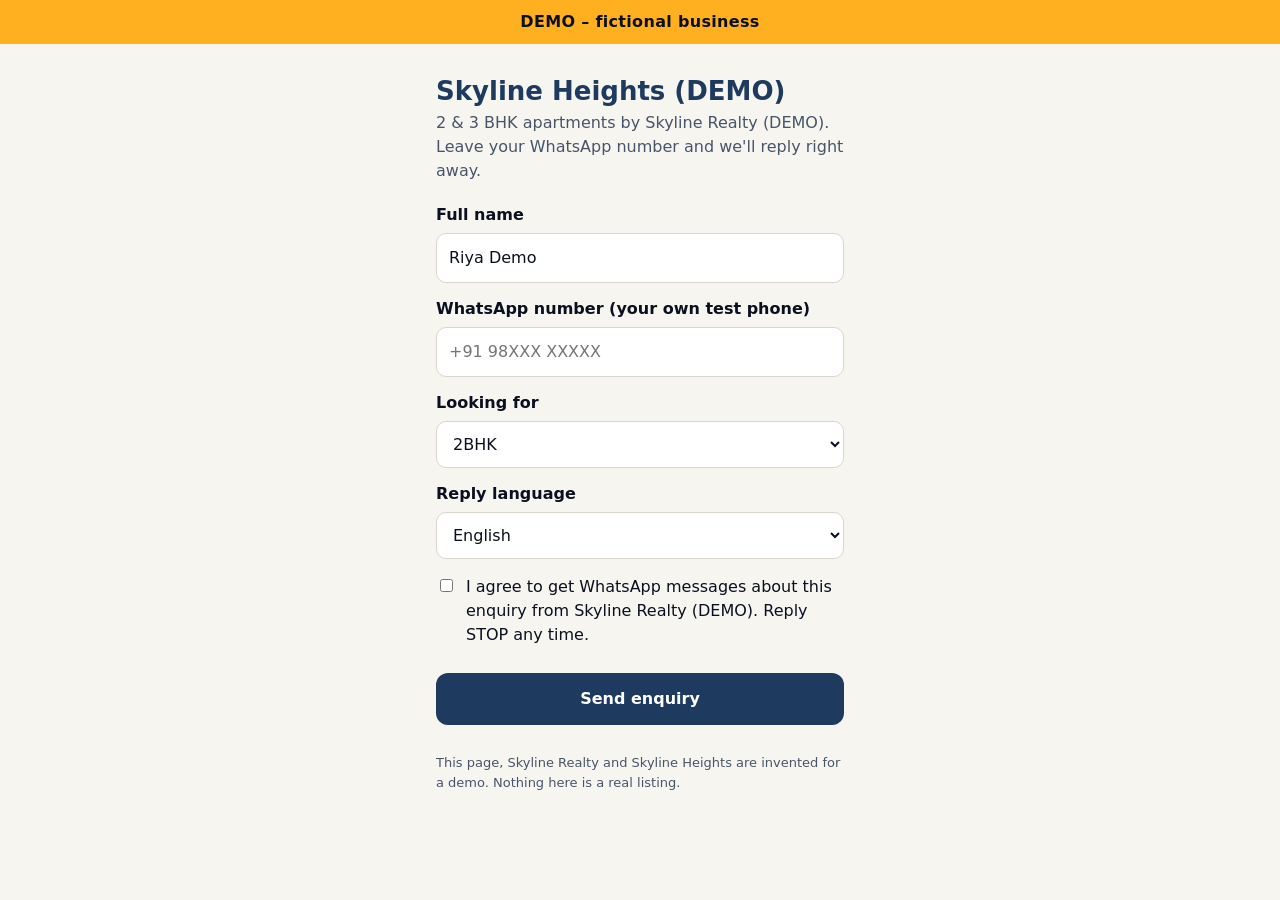
<file: automations/demo/skyline-demo-form.html>
<!doctype html>
<html lang="en">
<head>
<meta charset="utf-8">
<meta name="viewport" content="width=device-width, initial-scale=1">
<meta name="robots" content="noindex, nofollow">
<title>Skyline Realty – DEMO form</title>
<!--
  DEMO – fictional business. A one-page enquiry form for filming the speed-to-lead demo
  (Reel P03 "Watch the timer"). It posts to workflow 02 and shows the timing n8n reports.
  Open it locally (double-click), or with ?hook=https://n8n.askhemant.ai/webhook/demo/skyline/lead
  Optional: &key=YOUR_DEMO_WEBHOOK_KEY if you set DEMO_WEBHOOK_KEY in n8n.
  Never publish this page as if it were a real brokerage.
-->
<style>
  :root { --ink: #0B1020; --paper: #F7F5F0; --amber: #FFB020; --slate: #475569; --line: #D9D5CC; --ok: #15803D; --bad: #B42318; --accent: #1E3A5F; }
  * { box-sizing: border-box; }
  body { margin: 0; background: var(--paper); color: var(--ink); font: 16px/1.5 system-ui, -apple-system, "Segoe UI", Roboto, sans-serif; }
  .badge { position: sticky; top: 0; z-index: 2; background: var(--amber); color: var(--ink); font-weight: 800; text-align: center; padding: 10px 16px; letter-spacing: .02em; }
  main { max-width: 440px; margin: 0 auto; padding: 24px 16px 48px; }
  h1 { font-size: 26px; line-height: 1.2; margin: 8px 0 4px; color: var(--accent); }
  .sub { color: var(--slate); margin: 0 0 20px; }
  label { display: block; font-weight: 600; margin: 14px 0 6px; }
  input, select { width: 100%; font: inherit; padding: 12px; border: 1px solid var(--line); border-radius: 10px; background: #fff; color: var(--ink); }
  .check { display: flex; gap: 10px; align-items: flex-start; margin-top: 16px; font-weight: 400; }
  .check input { width: auto; margin-top: 4px; }
  button { margin-top: 20px; width: 100%; font: inherit; font-weight: 700; padding: 14px; border: 0; border-radius: 12px; background: var(--accent); color: #fff; cursor: pointer; }
  button[disabled] { opacity: .6; cursor: wait; }
  #result { margin-top: 18px; padding: 14px; border-radius: 10px; background: #fff; border: 1px solid var(--line); display: none; white-space: pre-wrap; font-family: ui-monospace, Menlo, Consolas, monospace; font-size: 14px; }
  #result.ok { border-color: var(--ok); } #result.bad { border-color: var(--bad); }
  .foot { margin-top: 28px; color: var(--slate); font-size: 13px; }
</style>
</head>
<body>
<div class="badge">DEMO – fictional business</div>
<main>
  <h1>Skyline Heights (DEMO)</h1>
  <p class="sub">2 &amp; 3 BHK apartments by Skyline Realty (DEMO). Leave your WhatsApp number and we'll reply right away.</p>
  <form id="f" autocomplete="off">
    <label for="name">Full name</label>
    <input id="name" name="full_name" required value="Riya Demo">
    <label for="wa">WhatsApp number (your own test phone)</label>
    <input id="wa" name="whatsapp" type="tel" required placeholder="+91 98XXX XXXXX">
    <label for="type">Looking for</label>
    <select id="type" name="property_type"><option>2BHK</option><option>3BHK</option><option>Villa</option><option>Plot</option></select>
    <label for="lang">Reply language</label>
    <select id="lang" name="language"><option value="en">English</option><option value="hinglish">Hinglish</option></select>
    <label class="check"><input type="checkbox" id="optin" name="whatsapp_opt_in" value="yes" required> <span>I agree to get WhatsApp messages about this enquiry from Skyline Realty (DEMO). Reply STOP any time.</span></label>
    <button id="go" type="submit">Send enquiry</button>
  </form>
  <div id="result" role="status" aria-live="polite"></div>
  <p class="foot">This page, Skyline Realty and Skyline Heights are invented for a demo. Nothing here is a real listing.</p>
</main>
<script>
  (function () {
    var params = new URLSearchParams(location.search);
    var hook = params.get('hook') || 'http://localhost:5678/webhook/demo/skyline/lead';
    var key = params.get('key') || '';
    var out = document.getElementById('result');
    document.getElementById('f').addEventListener('submit', function (e) {
      e.preventDefault();
      var btn = document.getElementById('go');
      var data = {
        source: 'website_form',
        full_name: document.getElementById('name').value,
        whatsapp: document.getElementById('wa').value,
        property_type: document.getElementById('type').value,
        language: document.getElementById('lang').value,
        project: 'Skyline Heights (DEMO)',
        whatsapp_opt_in: document.getElementById('optin').checked ? 'yes' : 'no',
        submitted_at: new Date().toISOString()
      };
      var headers = { 'Content-Type': 'application/json' };
      if (key) headers['x-demo-key'] = key;
      var t0 = performance.now();
      btn.disabled = true; btn.textContent = 'Sending…';
      fetch(hook, { method: 'POST', headers: headers, body: JSON.stringify(data) })
        .then(function (r) { return r.text().then(function (t) { return { status: r.status, text: t }; }); })
        .then(function (r) {
          var ms = Math.round(performance.now() - t0);
          var j = {}; try { j = JSON.parse(r.text); } catch (err) {}
          out.style.display = 'block';
          out.className = r.status === 200 && j.whatsapp === 'accepted' ? 'ok' : 'bad';
          out.textContent = 'HTTP ' + r.status + ' in ' + ms + ' ms (browser round trip)\n'
            + (j.seconds_to_reply !== undefined && j.seconds_to_reply !== '' ? 'n8n: lead received → WhatsApp API accepted in ' + j.seconds_to_reply + ' s\n' : '')
            + 'WhatsApp: ' + (j.whatsapp || r.text || '(no response body)') + '\n'
            + 'Delivery to the phone adds network time: watch the timer.';
        })
        .catch(function (err) {
          out.style.display = 'block'; out.className = 'bad';
          out.textContent = 'Could not reach ' + hook + '\n' + err;
        })
        .finally(function () { btn.disabled = false; btn.textContent = 'Send enquiry'; });
    });
  })();
</script>
</body>
</html>
</file>
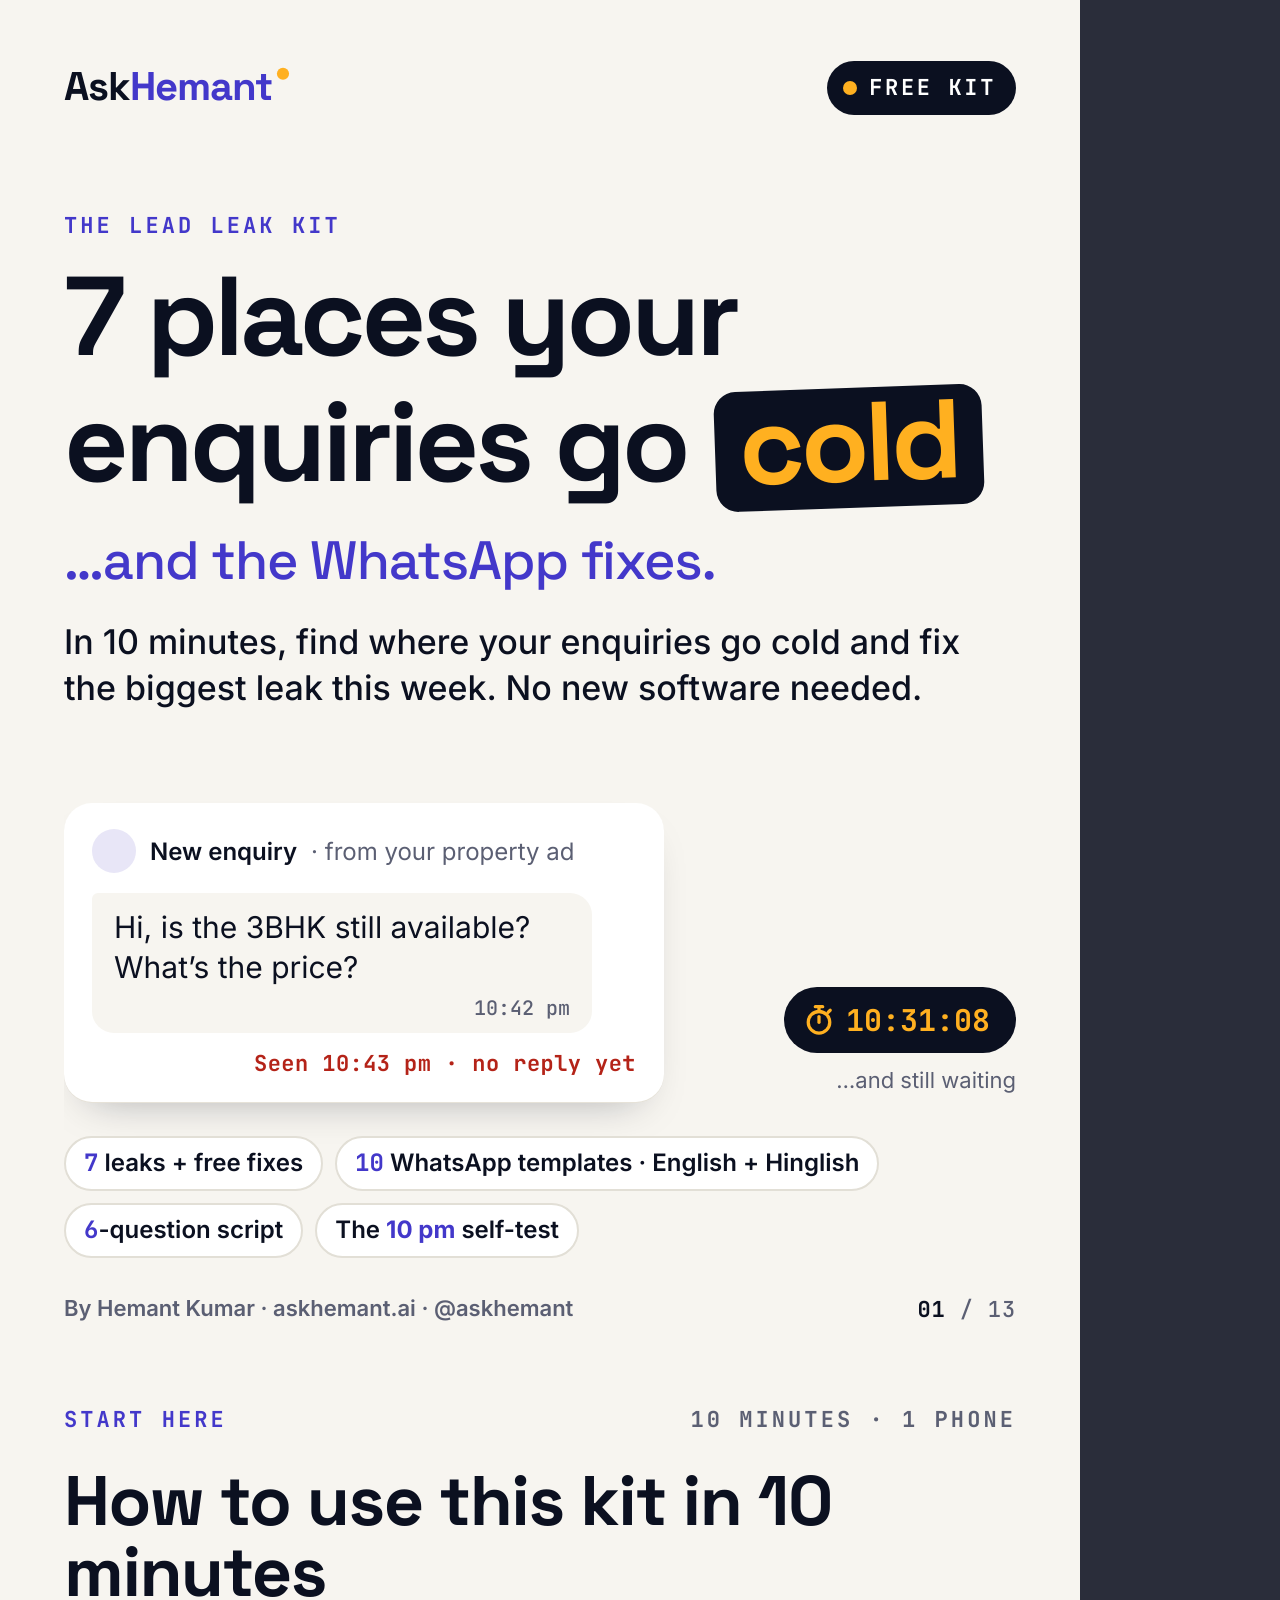
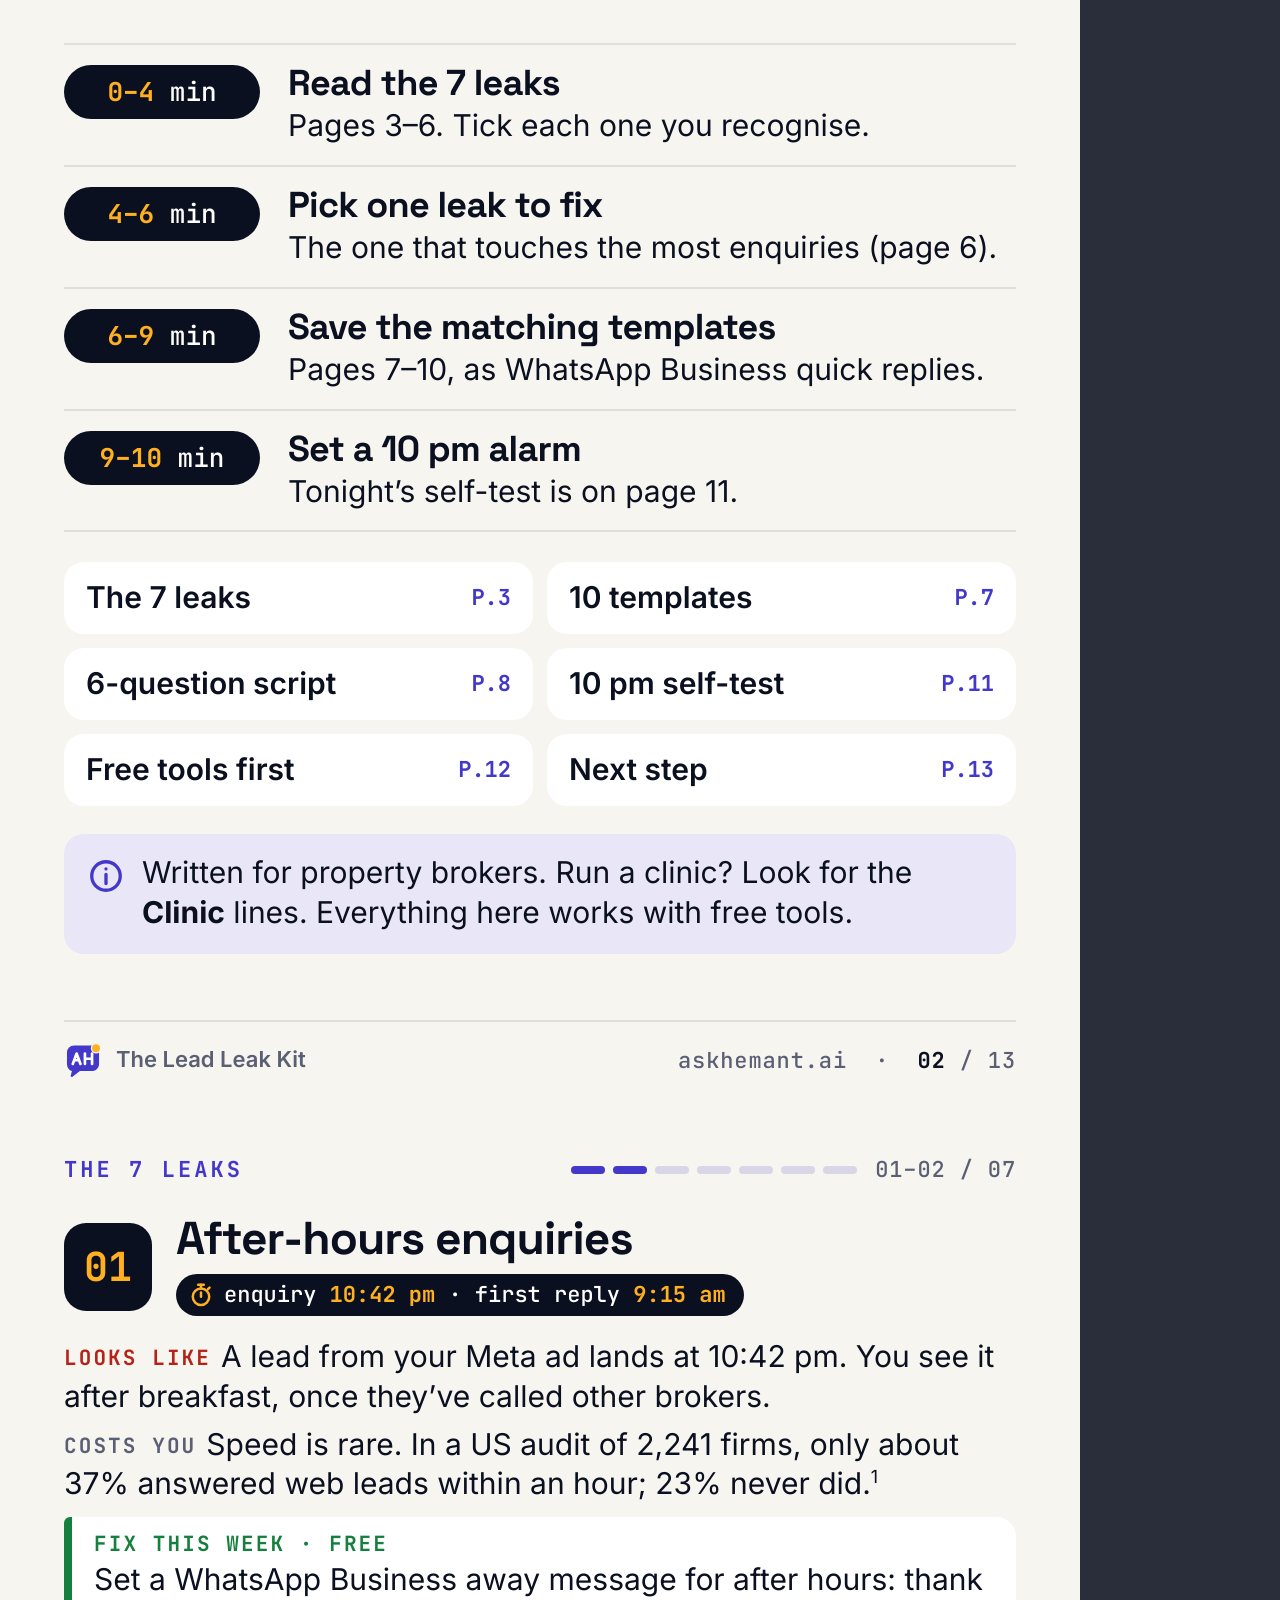
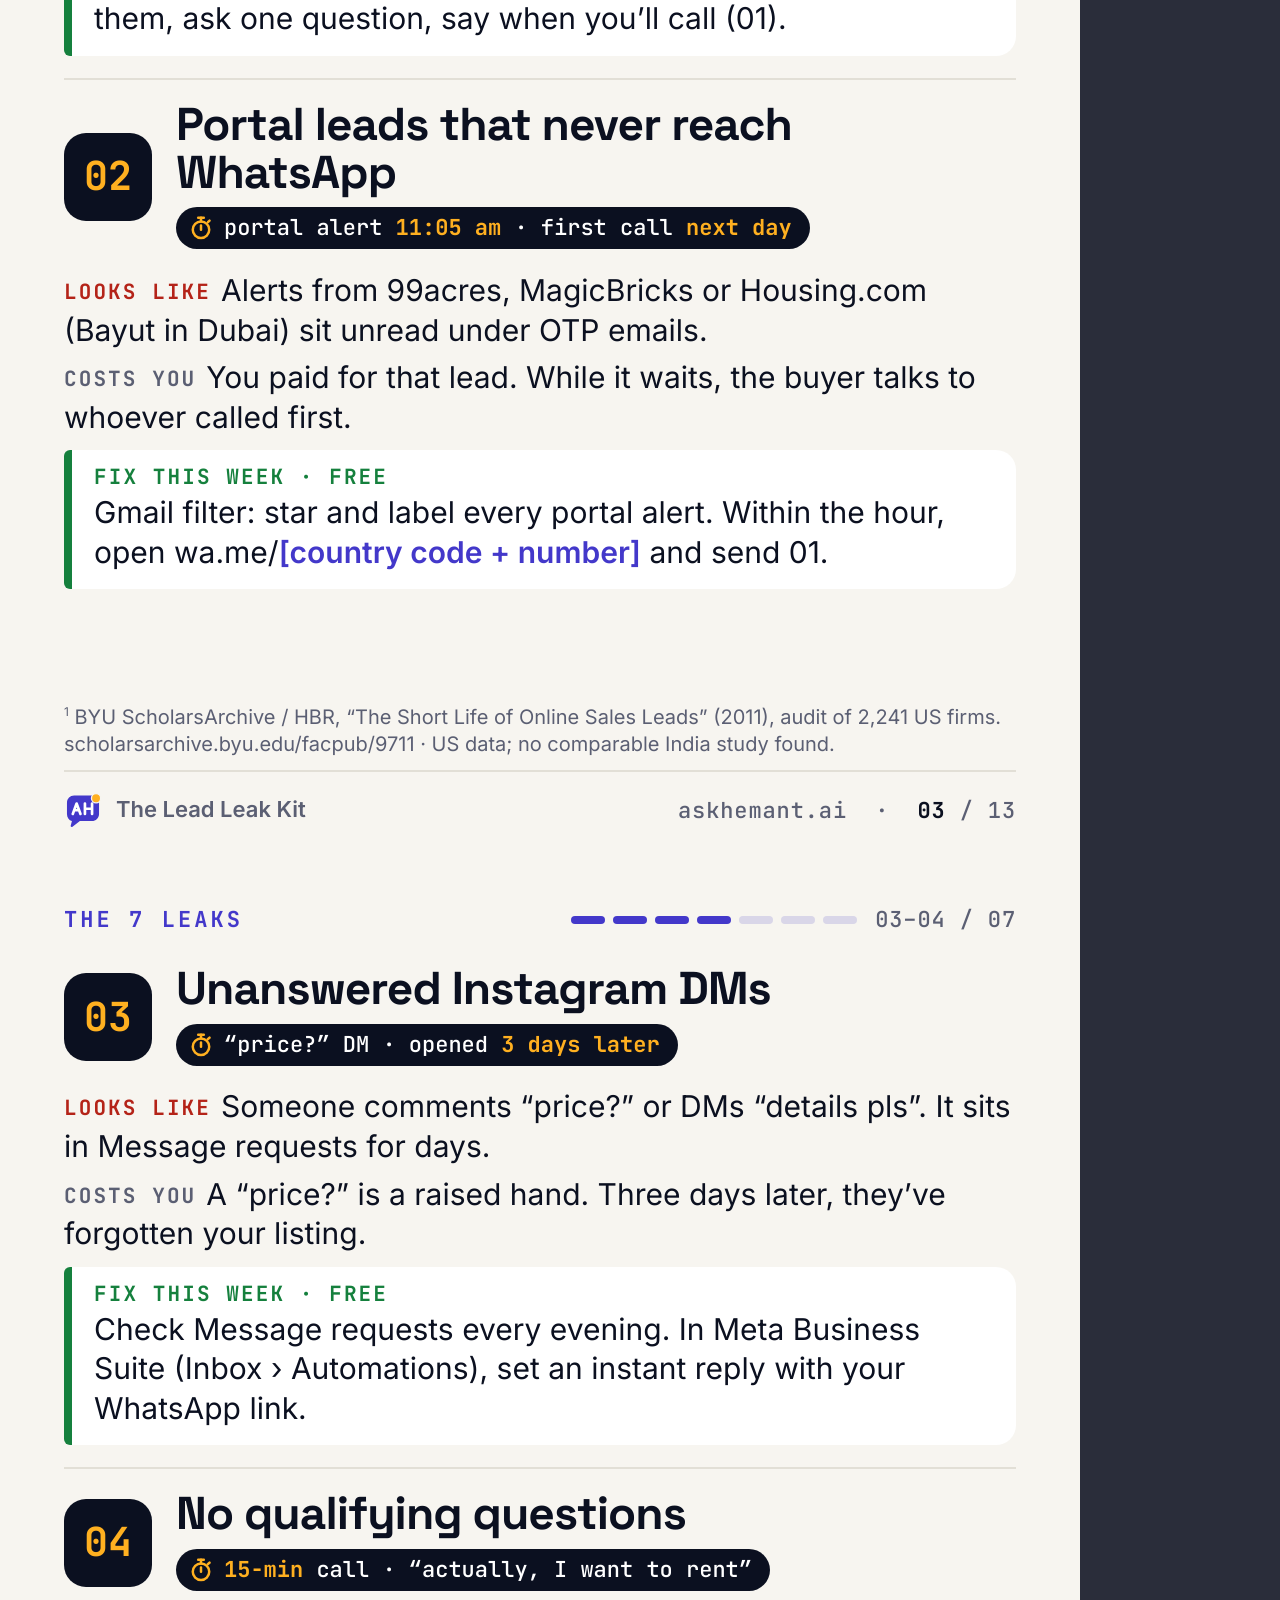
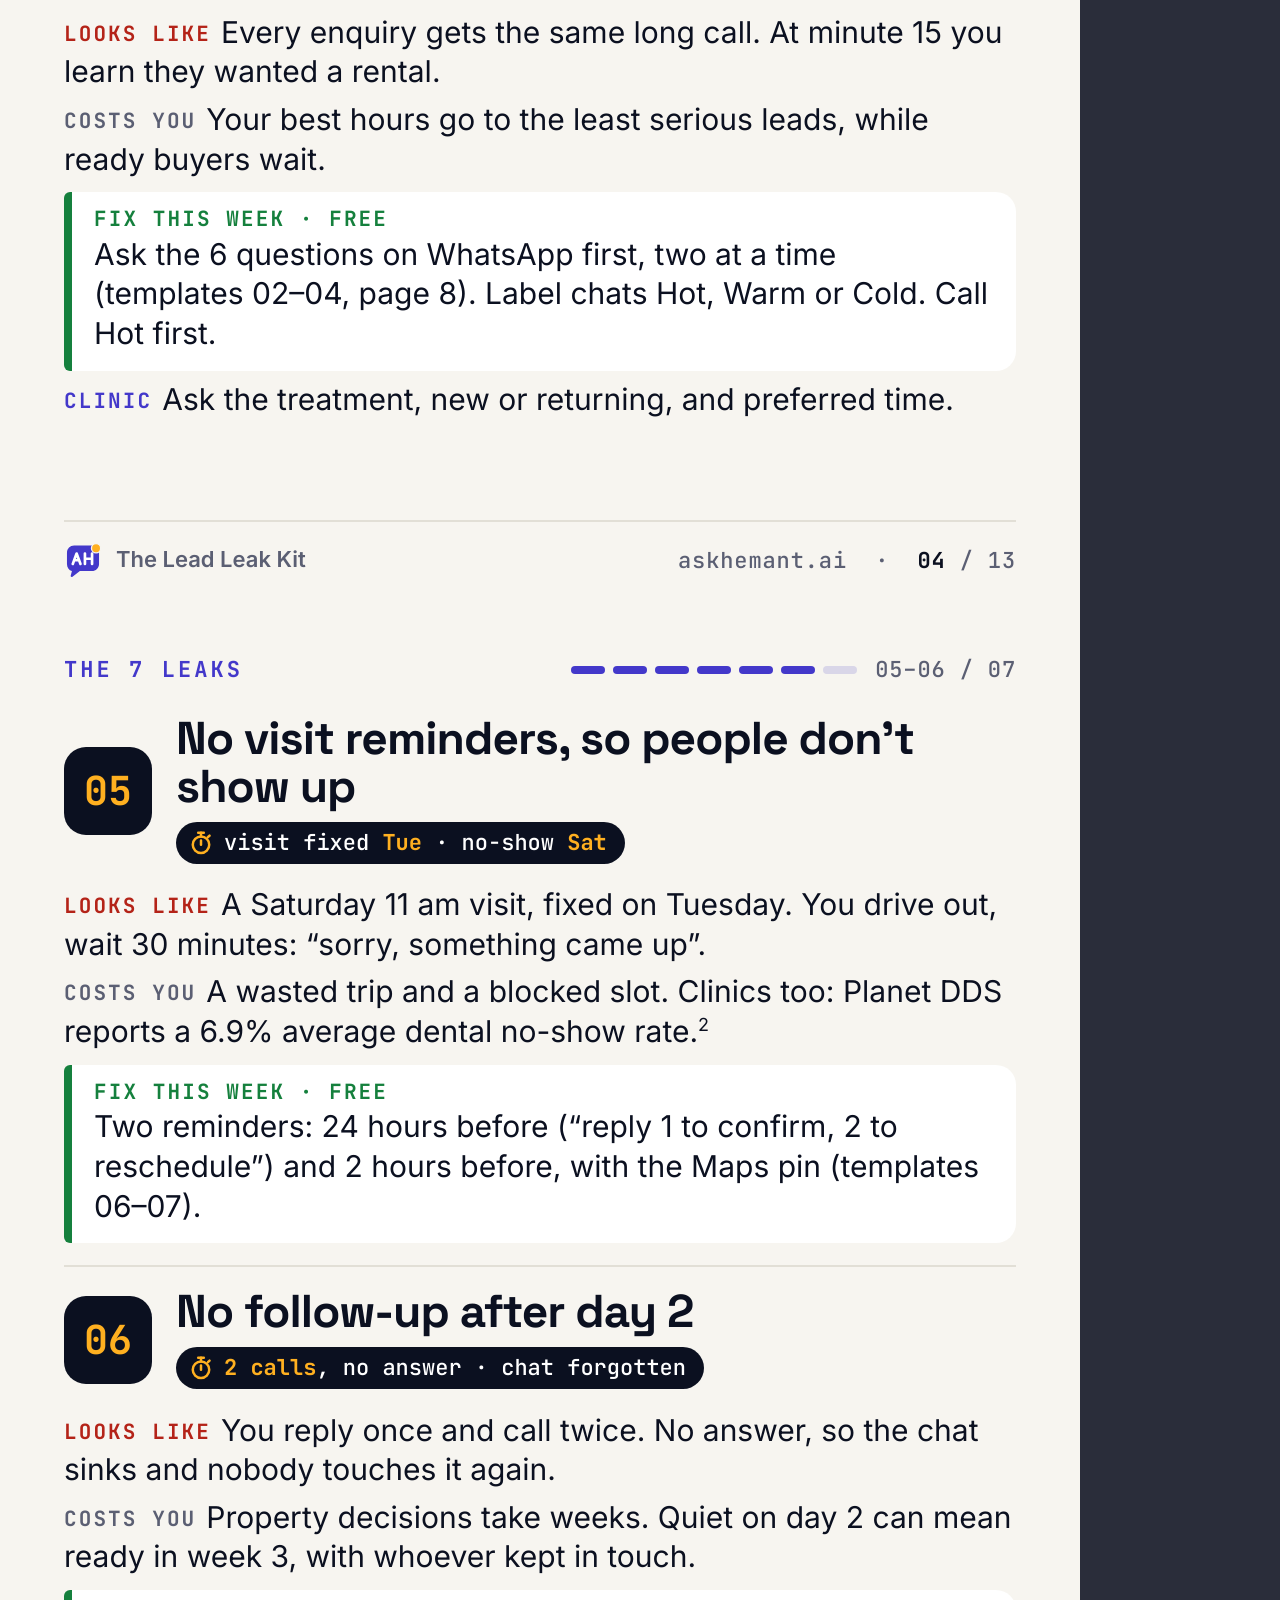
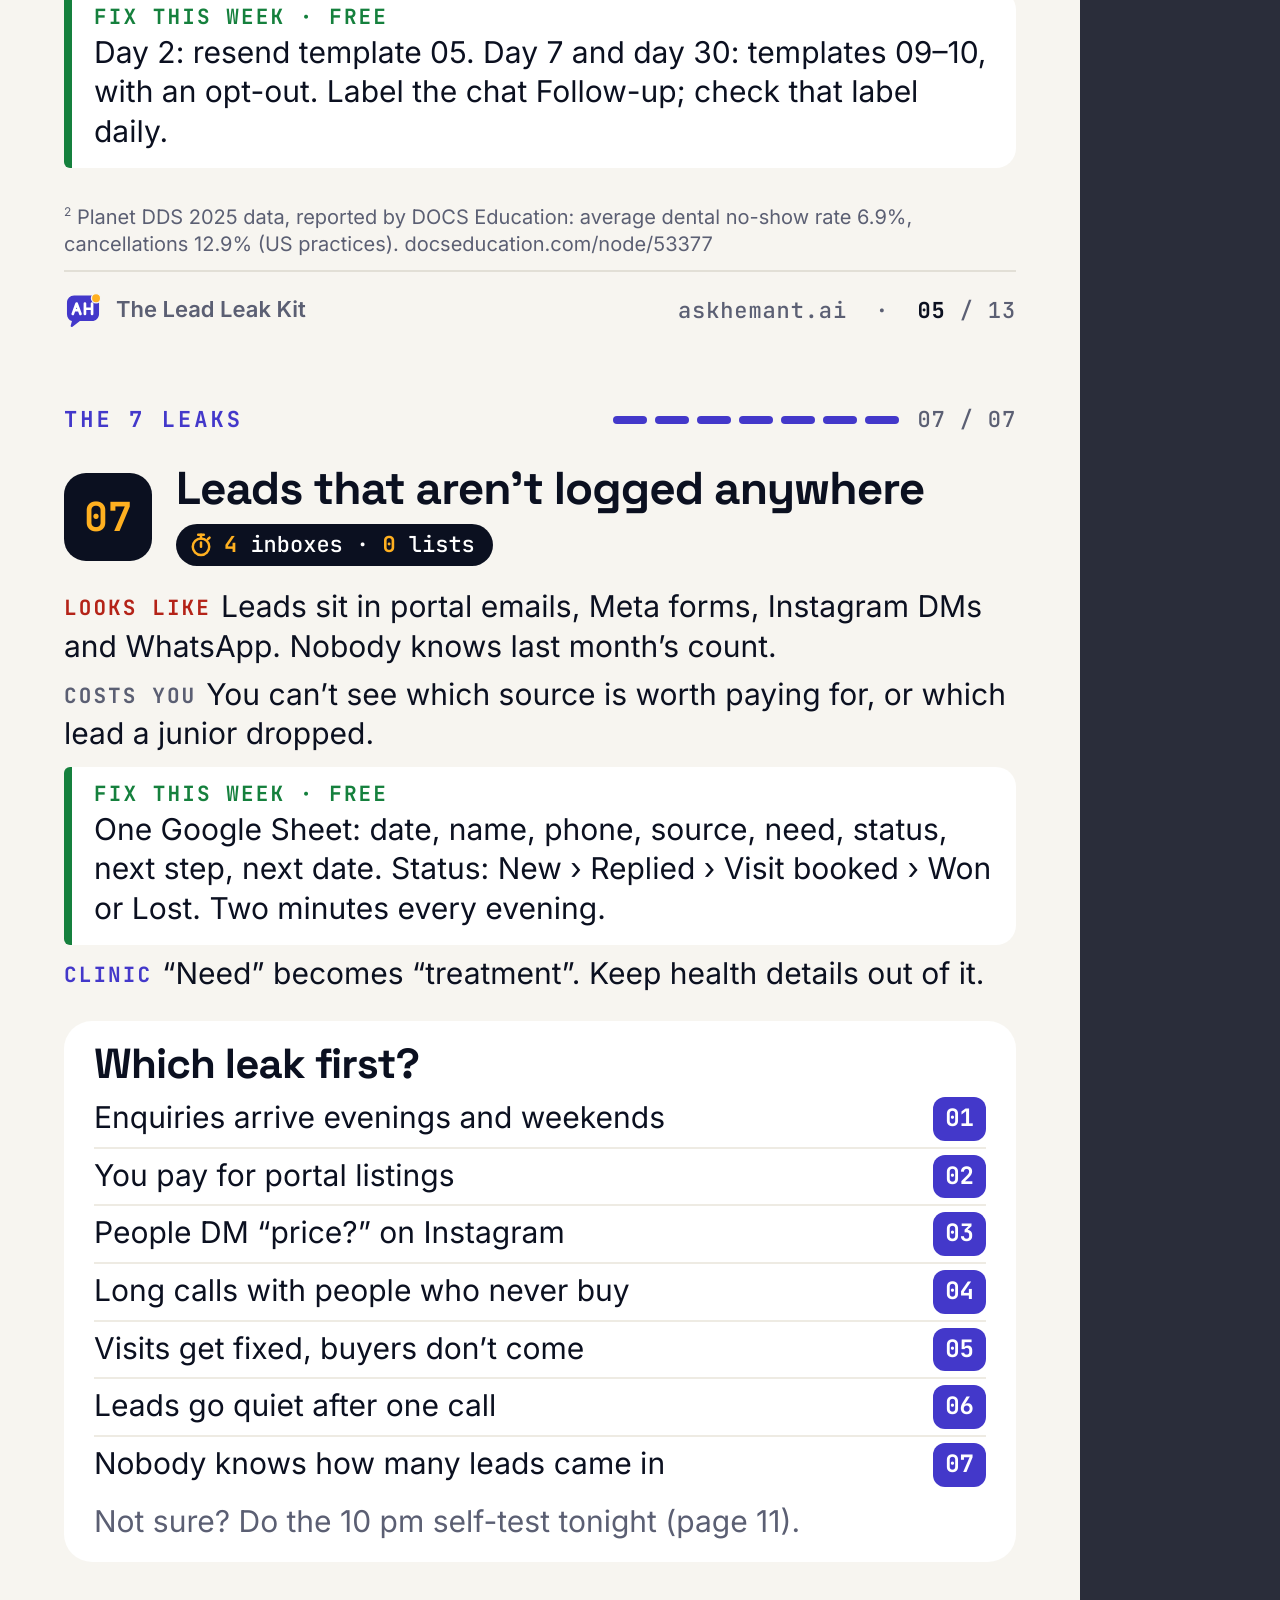
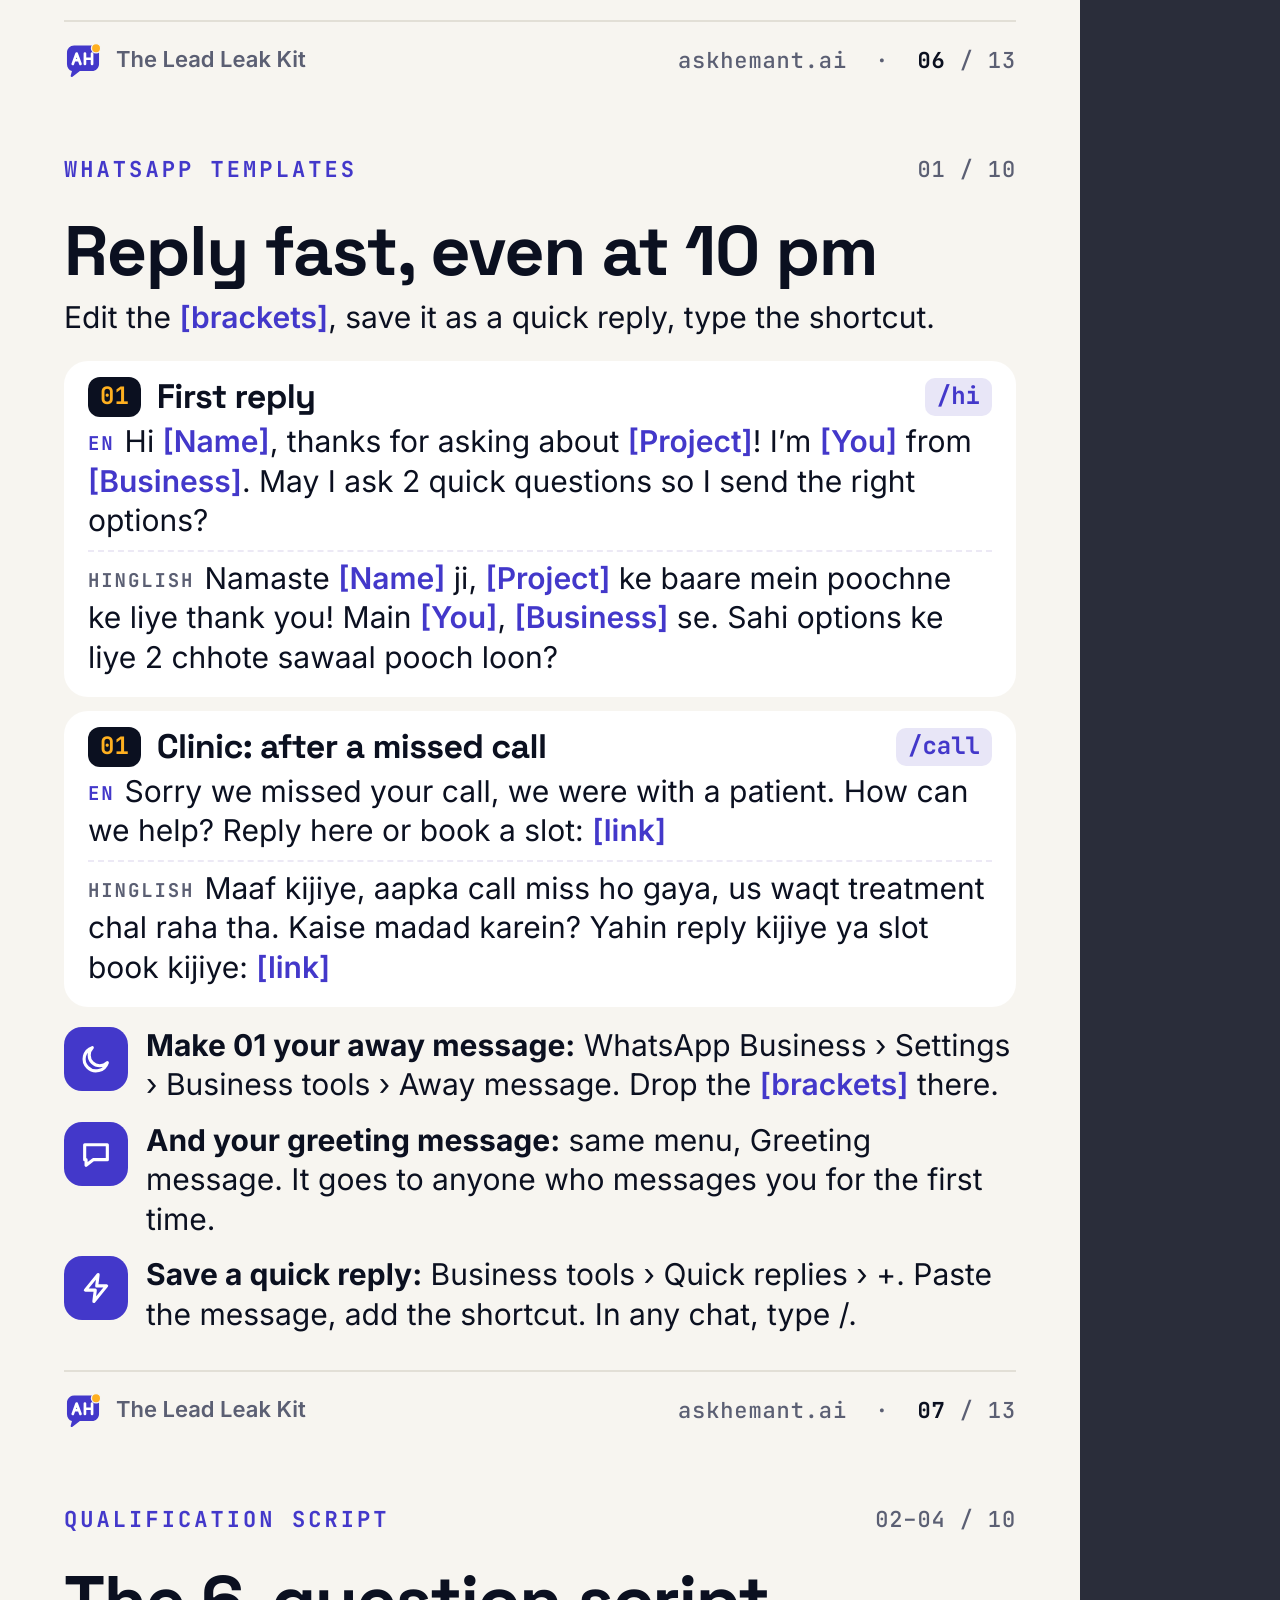
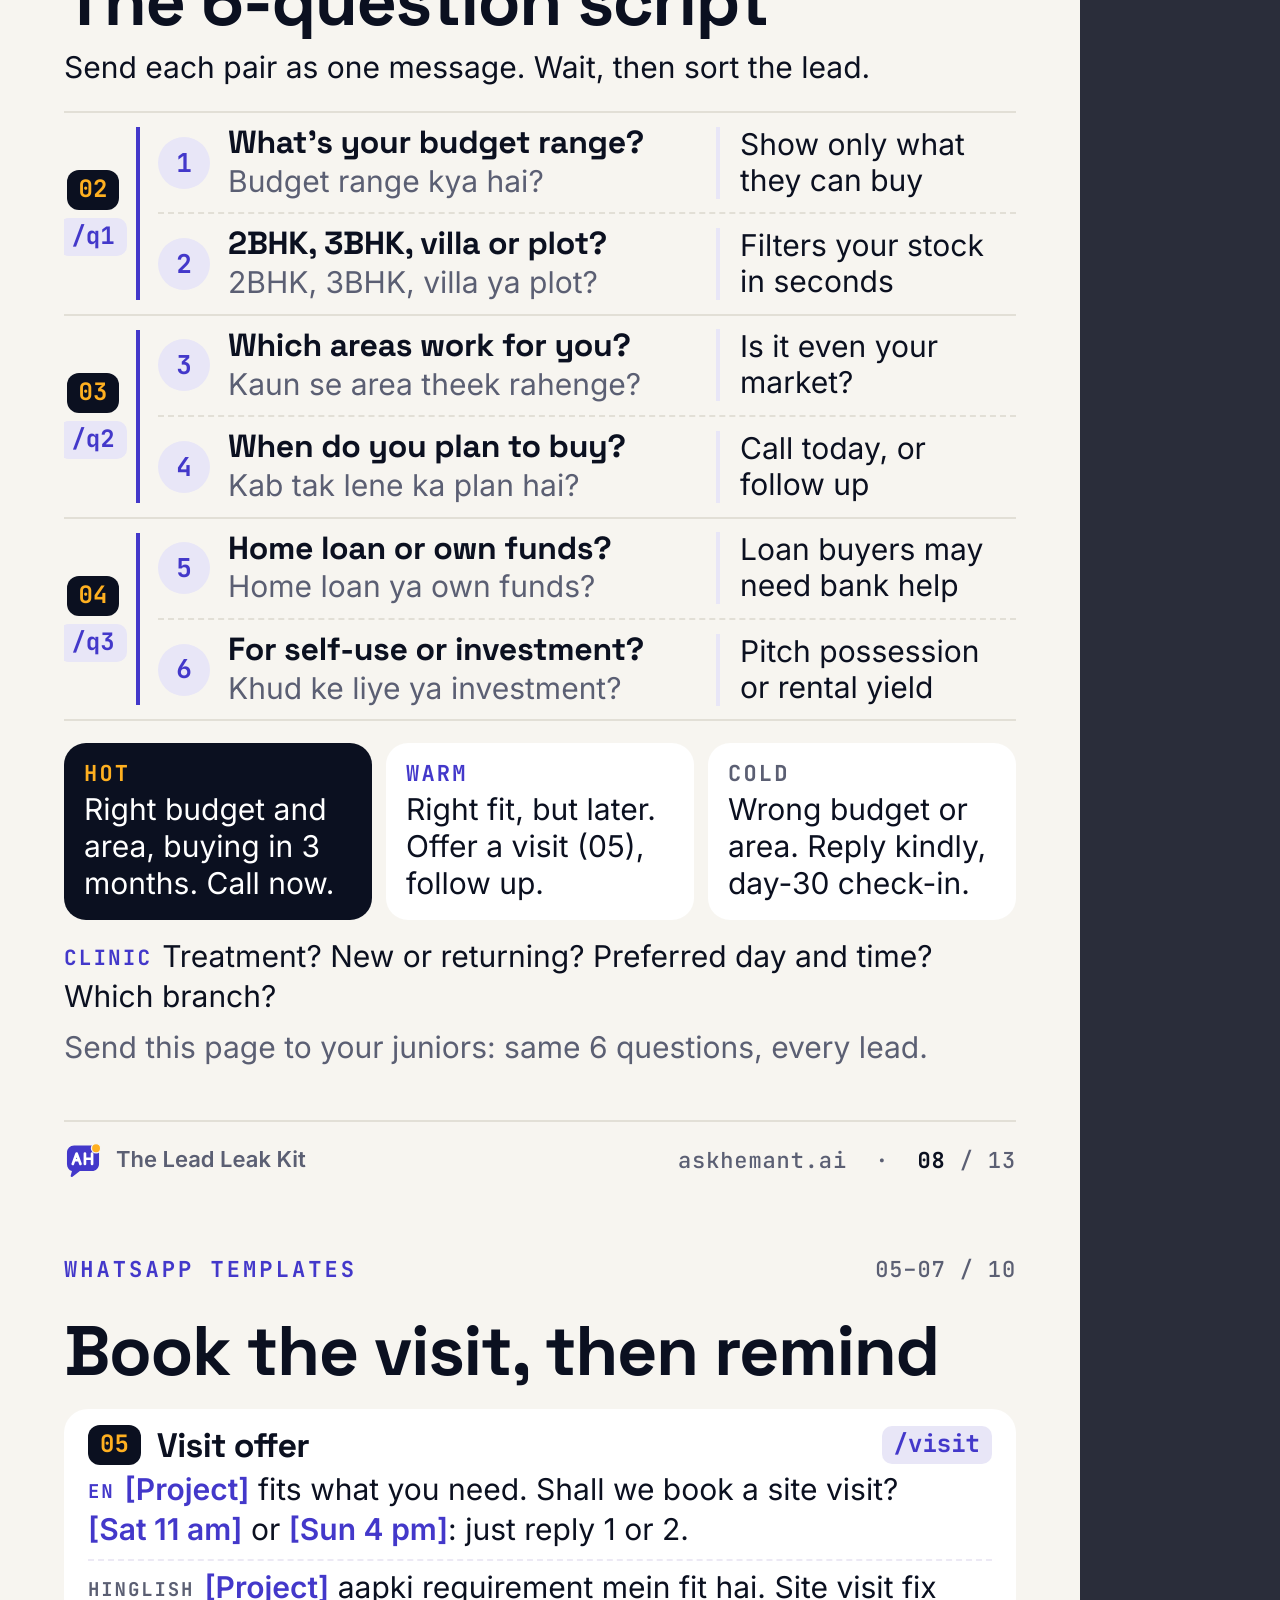
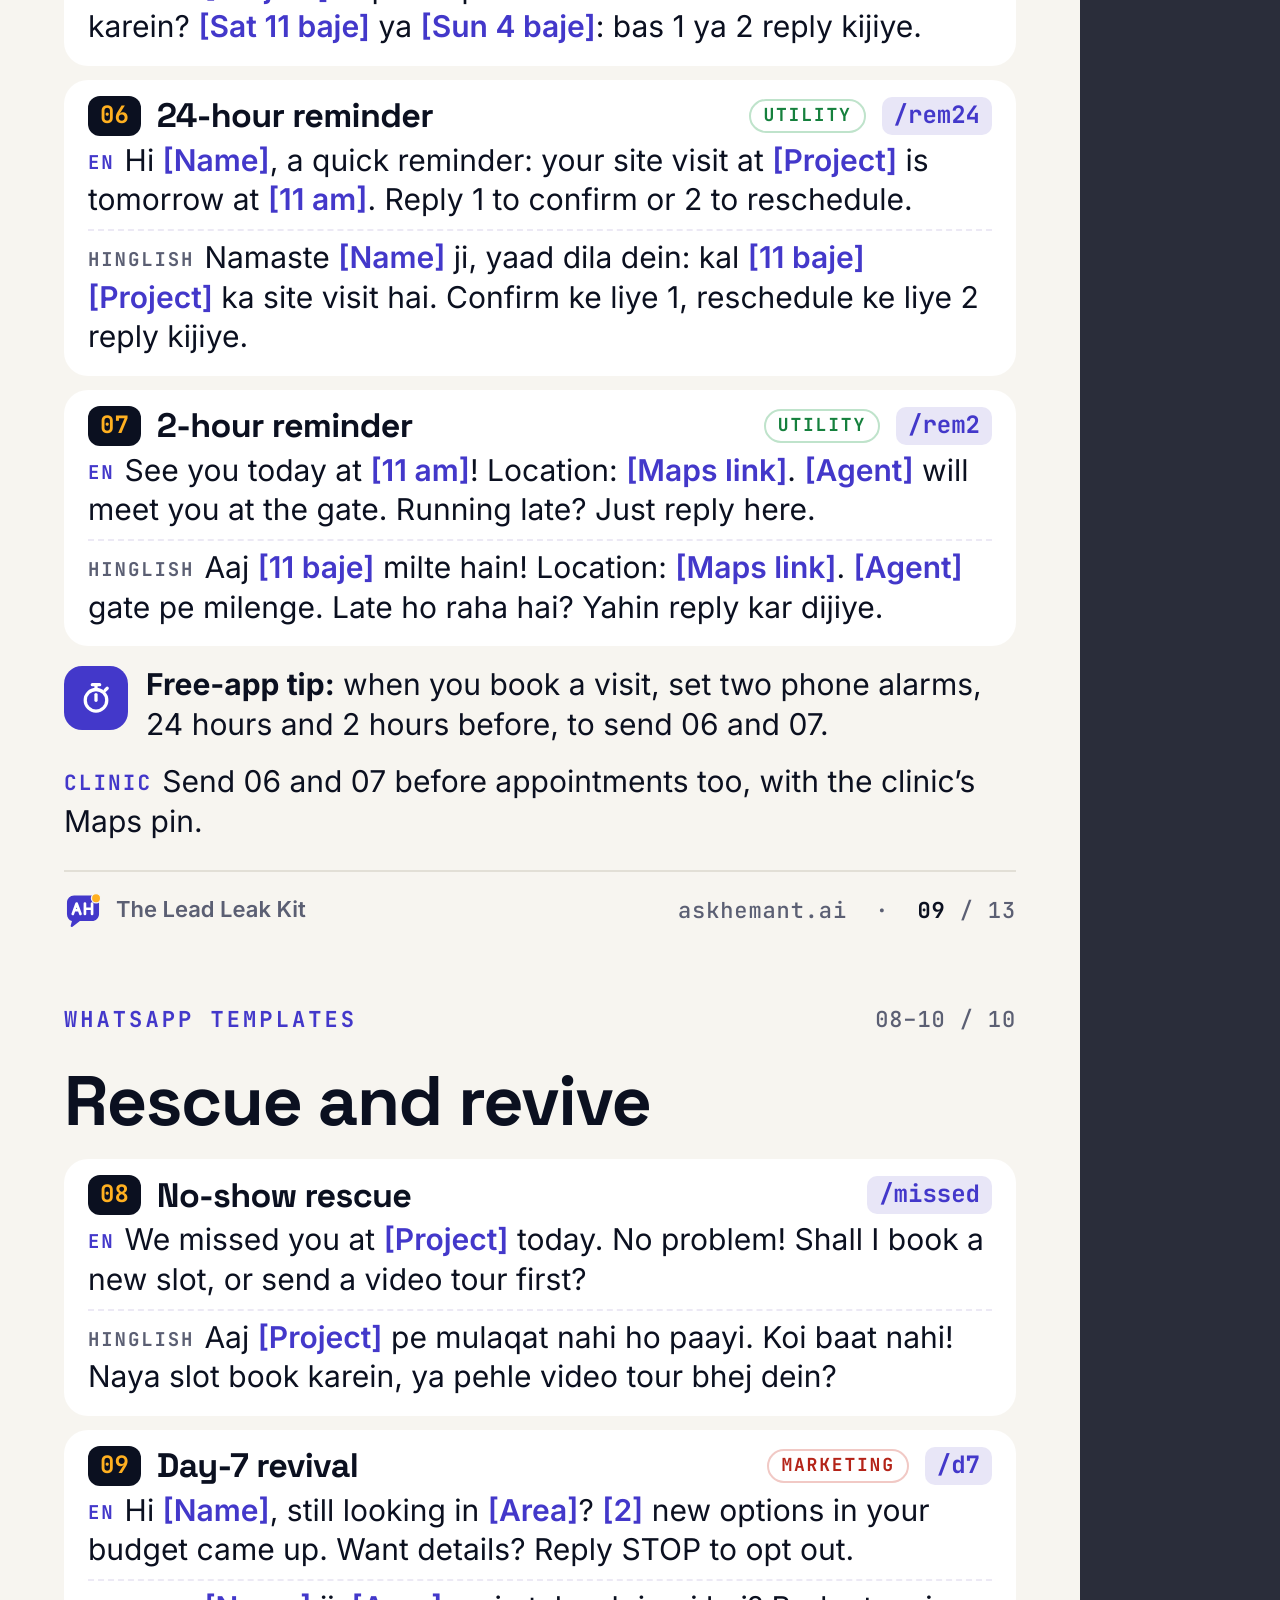
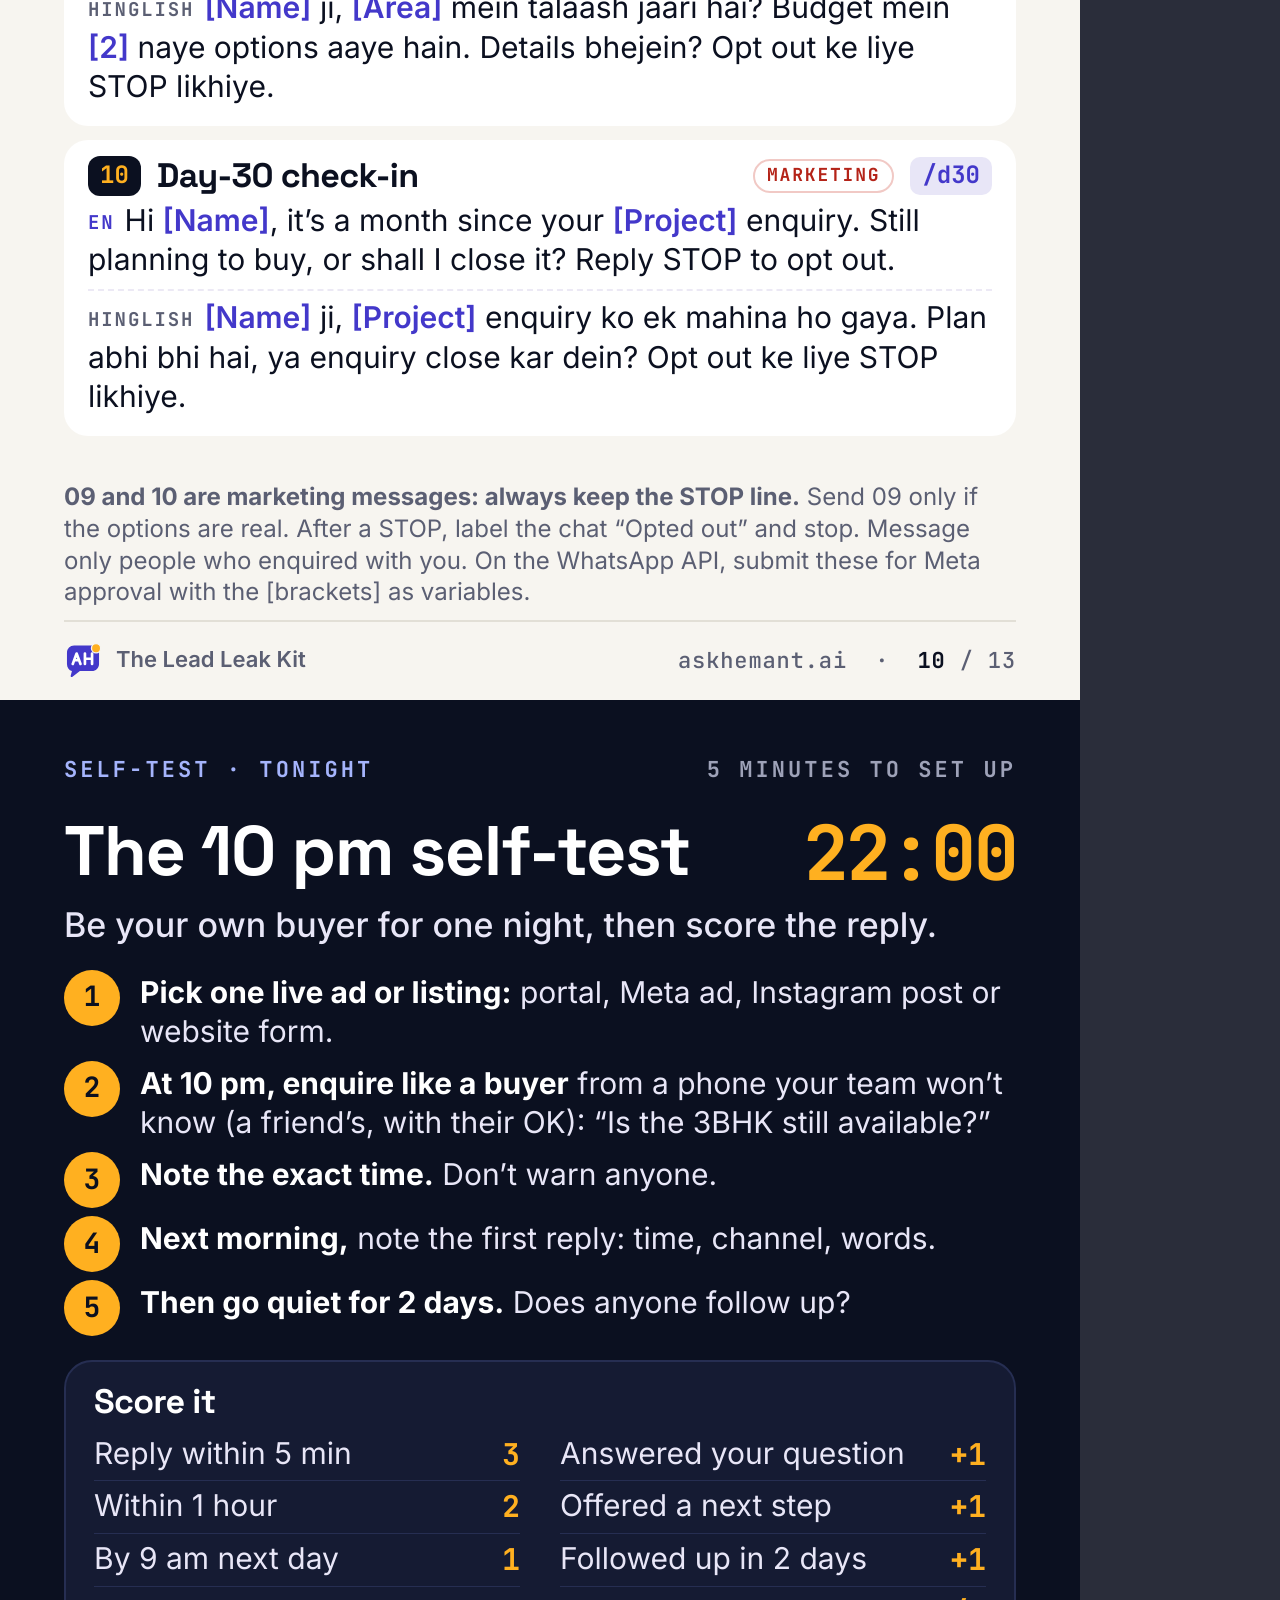
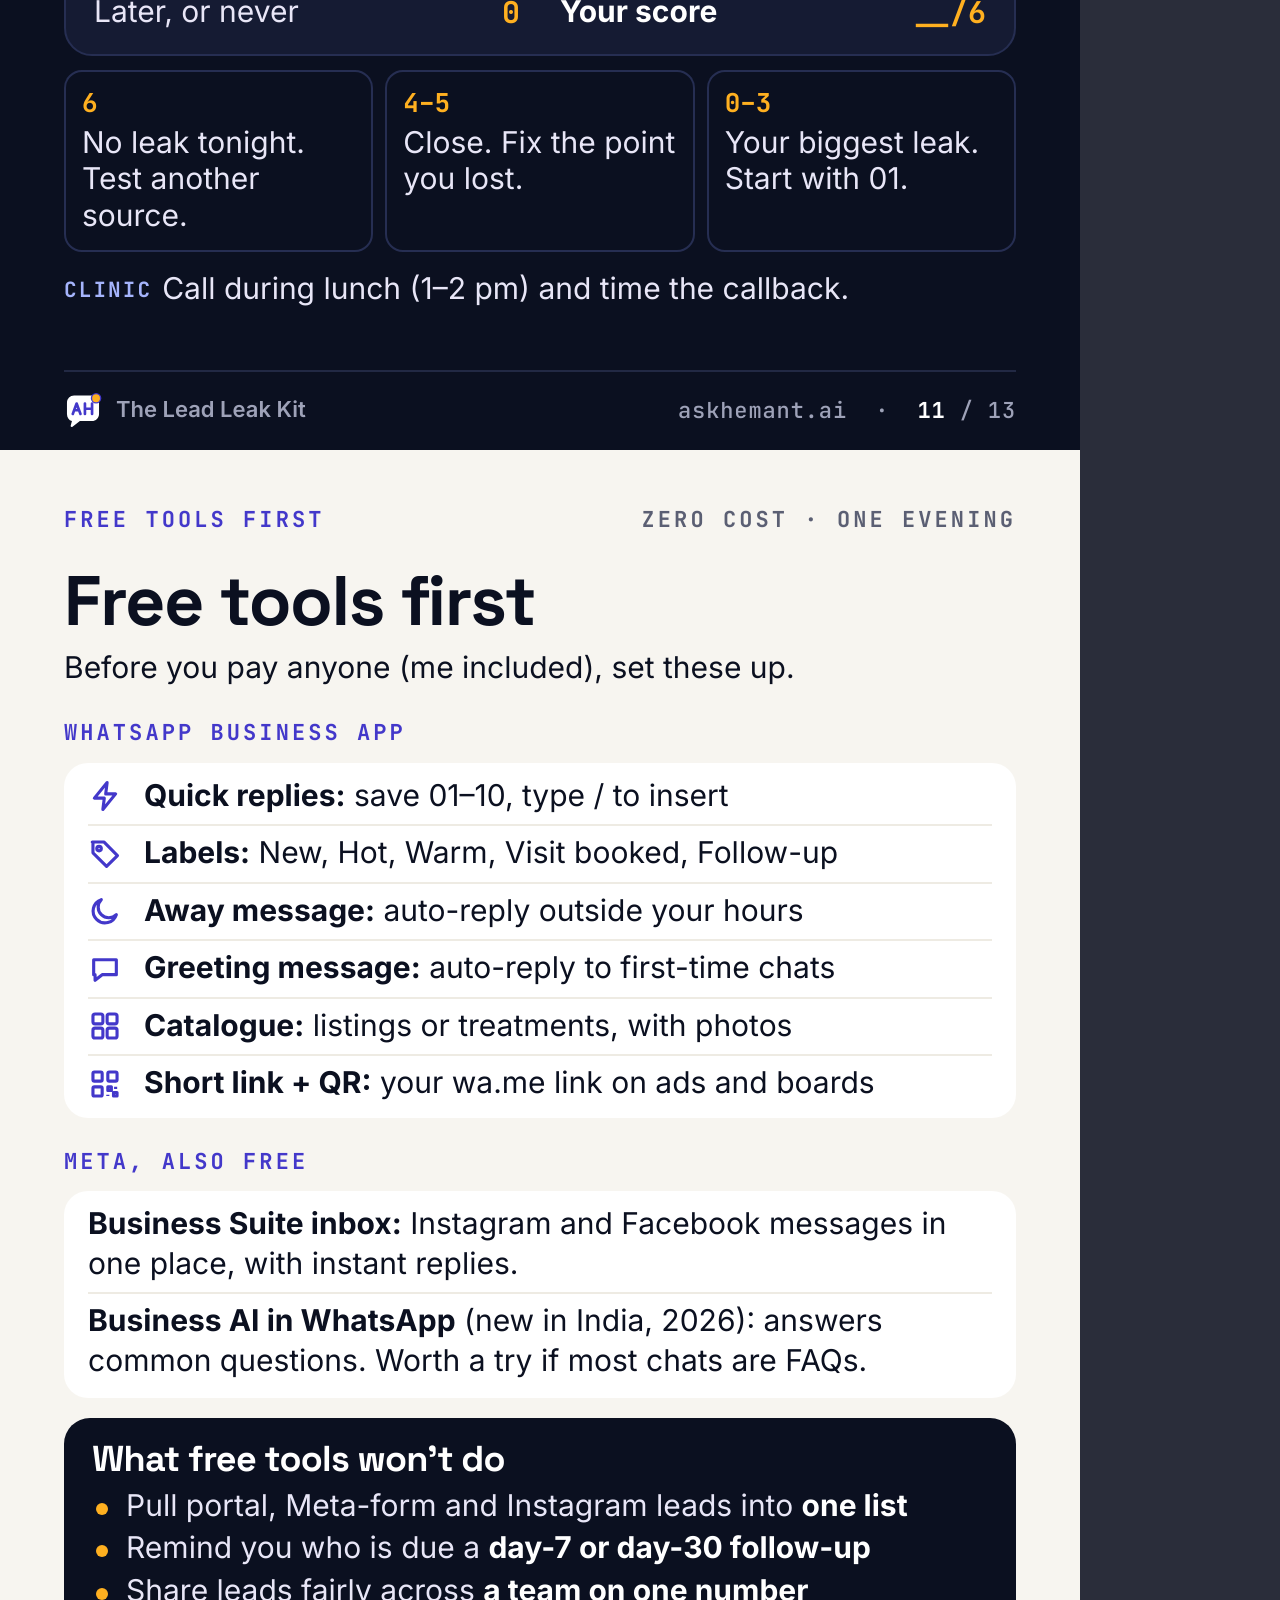
<file: lead-magnet/src/kit.html>
<!doctype html>
<html lang="en-IN">
<head>
<meta charset="utf-8">
<title>The Lead Leak Kit: 7 places your enquiries go cold, and the WhatsApp fixes</title>
<meta name="author" content="Hemant Kumar, AskHemant (askhemant.ai)">
<meta name="description" content="In 10 minutes, find where your enquiries go cold and fix the biggest leak this week. No new software needed.">
<link rel="stylesheet" href="kit.css">
</head>
<body>

<!-- Icon sprite (referenced with <use href="#i-...">) -->
<svg width="0" height="0" style="position:absolute" aria-hidden="true">
  <defs>
    <symbol id="i-watch" viewBox="0 0 24 24"><g fill="none" stroke="currentColor" stroke-width="2.3" stroke-linecap="round" stroke-linejoin="round"><circle cx="12" cy="13.6" r="7.6"/><path d="M12 13.6V9.6"/><path d="M9.4 2.6h5.2"/><path d="M12 2.6v3.4"/><path d="M18.4 6.6l1.5-1.5"/></g></symbol>
    <symbol id="i-arrow" viewBox="0 0 24 24"><path d="M3.5 12h16M13.5 5.5L20 12l-6.5 6.5" fill="none" stroke="currentColor" stroke-width="2.6" stroke-linecap="round" stroke-linejoin="round"/></symbol>
    <symbol id="i-ticks" viewBox="0 0 30 16"><g fill="none" stroke="currentColor" stroke-width="2.2" stroke-linecap="round" stroke-linejoin="round"><path d="M2 8.6l3.8 3.8L14.6 3.6"/><path d="M11.2 12.4l.2.2L20.2 3.6"/></g></symbol>
    <symbol id="i-info" viewBox="0 0 24 24"><g fill="none" stroke="currentColor" stroke-width="2.2" stroke-linecap="round"><circle cx="12" cy="12" r="9.5"/><path d="M12 11v6"/><path d="M12 7.2v.1"/></g></symbol>
    <symbol id="i-bolt" viewBox="0 0 24 24"><path d="M13.5 2.5L4.5 13.5h7l-1 8 9-11h-7l1-8z" fill="none" stroke="currentColor" stroke-width="2.2" stroke-linejoin="round"/></symbol>
    <symbol id="i-tag" viewBox="0 0 24 24"><g fill="none" stroke="currentColor" stroke-width="2.2" stroke-linejoin="round"><path d="M3 3.5h8.2l9.6 9.6-7.7 7.7L3.5 11.2V3.5z"/><circle cx="7.8" cy="8.2" r="1.6"/></g></symbol>
    <symbol id="i-moon" viewBox="0 0 24 24"><path d="M20 14.6A8.4 8.4 0 1 1 9.4 4a6.8 6.8 0 0 0 10.6 10.6z" fill="none" stroke="currentColor" stroke-width="2.2" stroke-linejoin="round"/></symbol>
    <symbol id="i-chat" viewBox="0 0 24 24"><path d="M4 5.5h16v10.5H10l-5 4v-4H4z" fill="none" stroke="currentColor" stroke-width="2.2" stroke-linejoin="round"/></symbol>
    <symbol id="i-grid" viewBox="0 0 24 24"><g fill="none" stroke="currentColor" stroke-width="2.2" stroke-linejoin="round"><rect x="3.5" y="3.5" width="7" height="7" rx="1.5"/><rect x="13.5" y="3.5" width="7" height="7" rx="1.5"/><rect x="3.5" y="13.5" width="7" height="7" rx="1.5"/><rect x="13.5" y="13.5" width="7" height="7" rx="1.5"/></g></symbol>
    <symbol id="i-qr" viewBox="0 0 24 24"><g fill="none" stroke="currentColor" stroke-width="2.2" stroke-linejoin="round"><rect x="3.5" y="3.5" width="6.5" height="6.5" rx="1"/><rect x="14" y="3.5" width="6.5" height="6.5" rx="1"/><rect x="3.5" y="14" width="6.5" height="6.5" rx="1"/><path d="M14 14h2.5v2.5H14zM18 18h2.5v2.5H18zM14 19.5v1M19.5 14v1.5"/></g></symbol>
    <symbol id="i-inbox" viewBox="0 0 24 24"><g fill="none" stroke="currentColor" stroke-width="2.2" stroke-linejoin="round"><path d="M3.5 13.5l2.5-9h12l2.5 9v6h-17z"/><path d="M3.5 13.5h5l1.2 2.5h4.6l1.2-2.5h5"/></g></symbol>
    <symbol id="i-spark" viewBox="0 0 24 24"><path d="M12 2.5l2.1 6.4 6.4 2.1-6.4 2.1L12 19.5l-2.1-6.4L3.5 11l6.4-2.1z" fill="none" stroke="currentColor" stroke-width="2.1" stroke-linejoin="round"/></symbol>
    <symbol id="i-sheet" viewBox="0 0 24 24"><g fill="none" stroke="currentColor" stroke-width="2.2" stroke-linejoin="round"><rect x="3.5" y="3.5" width="17" height="17" rx="2"/><path d="M3.5 9h17M3.5 14.5h17M10 9v11.5"/></g></symbol>
  </defs>
</svg>

<!-- ============================================================ 01 COVER -->
<section class="page cover" id="cover">
  <div class="top">
    <img class="wordmark" src="../../brand/logo/wordmark.svg" alt="AskHemant">
    <span class="free" data-small><i></i>FREE KIT</span>
  </div>
  <main>
    <div class="kicker" data-small>The Lead Leak Kit</div>
    <h1>7 places your enquiries go <span class="hot">cold</span></h1>
    <div class="sub">…and the WhatsApp fixes.</div>
    <p class="promise">In 10 minutes, find where your enquiries go cold and fix the biggest leak this week. No new software needed.</p>

    <div class="scene">
      <div class="chat">
        <div class="who" data-small><i></i>New enquiry <span>· from your property ad</span></div>
        <div class="bubble-in">Hi, is the 3BHK still available? What’s the price?
          <div class="meta" data-small>10:42 pm</div>
        </div>
        <div class="status" data-small>Seen 10:43 pm · no reply yet</div>
      </div>
      <div class="waiting">
        <span class="pill-ink"><svg width="34" height="34"><use href="#i-watch"/></svg><b>10:31:08</b></span>
        <span class="cap" data-small>…and still waiting</span>
      </div>
    </div>

    <div class="inside" data-small>
      <span class="chip"><b>7</b> leaks + free fixes</span>
      <span class="chip"><b>10</b> WhatsApp templates · English + Hinglish</span>
      <span class="chip"><b>6</b>-question script</span>
      <span class="chip">The <b class="nm">10 pm</b> self-test</span>
    </div>
  </main>
  <footer class="foot" data-small>
    <div class="brand">By Hemant Kumar · askhemant.ai · @askhemant</div>
    <div class="pg"><b class="pgn">01</b> / <span class="pgt">13</span></div>
  </footer>
</section>

<!-- ============================================================ 02 HOW TO USE -->
<section class="page" id="start">
  <div class="top">
    <span class="kicker" data-small>Start here</span>
    <span class="kicker" data-small style="color:var(--ah-slate)">10 minutes · 1 phone</span>
  </div>
  <main>
    <h1 class="h1">How to use this kit in 10 minutes</h1>
    <div class="steps">
      <div class="step">
        <span class="pill-ink" data-small><span><b>0–4</b>&nbsp;min</span></span>
        <div><h3>Read the 7 leaks</h3><p>Pages <span data-to="leaks-a">3</span>–<span data-to="leaks-d">6</span>. Tick each one you recognise.</p></div>
      </div>
      <div class="step">
        <span class="pill-ink" data-small><span><b>4–6</b>&nbsp;min</span></span>
        <div><h3>Pick one leak to fix</h3><p>The one that touches the most enquiries (page <span data-to="leaks-d">6</span>).</p></div>
      </div>
      <div class="step">
        <span class="pill-ink" data-small><span><b>6–9</b>&nbsp;min</span></span>
        <div><h3>Save the matching templates</h3><p>Pages <span data-to="tpl-a">7</span>–<span data-to="tpl-c">10</span>, as WhatsApp Business quick replies.</p></div>
      </div>
      <div class="step">
        <span class="pill-ink" data-small><span><b>9–10</b>&nbsp;min</span></span>
        <div><h3>Set a 10 pm alarm</h3><p>Tonight’s self-test is on page <span data-to="test">11</span>.</p></div>
      </div>
    </div>

    <div class="inside-grid">
      <div class="it">The 7 leaks <span data-small>P.<span data-to="leaks-a">3</span></span></div>
      <div class="it">10 templates <span data-small>P.<span data-to="tpl-a">7</span></span></div>
      <div class="it">6-question script <span data-small>P.<span data-to="script">8</span></span></div>
      <div class="it">10 pm self-test <span data-small>P.<span data-to="test">11</span></span></div>
      <div class="it">Free tools first <span data-small>P.<span data-to="tools">12</span></span></div>
      <div class="it">Next step <span data-small>P.<span data-to="next">13</span></span></div>
    </div>

    <div class="note">
      <svg width="36" height="36"><use href="#i-info"/></svg>
      <p>Written for property brokers. Run a clinic? Look for the <b>Clinic</b> lines. Everything here works with free tools.</p>
    </div>
  </main>
  <footer class="foot" data-small>
    <div class="brand"><img src="../../brand/logo/mark.svg" alt="">The Lead Leak Kit</div>
    <div class="pg">askhemant.ai &nbsp;·&nbsp; <b class="pgn">02</b> / <span class="pgt">13</span></div>
  </footer>
</section>

<!-- ============================================================ 03 LEAKS 01–02 -->
<section class="page" id="leaks-a">
  <div class="top">
    <span class="kicker" data-small>The 7 leaks</span>
    <span class="progress" data-small><i class="on"></i><i class="on"></i><i></i><i></i><i></i><i></i><i></i><span>01–02 / 07</span></span>
  </div>
  <main>
    <article class="leak">
      <div class="leak-head">
        <div class="leak-num">01</div>
        <div>
          <h2>After-hours enquiries</h2>
          <span class="pill-ink" data-small><svg width="26" height="26"><use href="#i-watch"/></svg><span>enquiry <b>10:42 pm</b> · first reply <b>9:15 am</b></span></span>
        </div>
      </div>
      <p class="row"><span class="lbl red" data-small>Looks like</span>A lead from your Meta ad lands at 10:42 pm. You see it after breakfast, once they’ve called other brokers.</p>
      <p class="row"><span class="lbl slate" data-small>Costs you</span>Speed is rare. In a US audit of 2,241 firms, only about 37% answered web leads within an hour; 23% never did.<sup>1</sup></p>
      <div class="fix"><span class="lbl green" data-small>Fix this week · free</span>Set a WhatsApp Business away message for after hours: thank them, ask one question, say when you’ll call (01).</div>
    </article>

    <article class="leak">
      <div class="leak-head">
        <div class="leak-num">02</div>
        <div>
          <h2>Portal leads that never reach WhatsApp</h2>
          <span class="pill-ink" data-small><svg width="26" height="26"><use href="#i-watch"/></svg><span>portal alert <b>11:05 am</b> · first call <b>next day</b></span></span>
        </div>
      </div>
      <p class="row"><span class="lbl red" data-small>Looks like</span>Alerts from 99acres, MagicBricks or Housing.com (Bayut in Dubai) sit unread under OTP emails.</p>
      <p class="row"><span class="lbl slate" data-small>Costs you</span>You paid for that lead. While it waits, the buyer talks to whoever called first.</p>
      <div class="fix"><span class="lbl green" data-small>Fix this week · free</span>Gmail filter: star and label every portal alert. Within the hour, open wa.me/<span class="ph">[country code + number]</span> and send 01.</div>
    </article>

    <p class="src" data-small><sup>1</sup> BYU ScholarsArchive / HBR, “The Short Life of Online Sales Leads” (2011), audit of 2,241 US firms. scholarsarchive.byu.edu/facpub/9711 · US data; no comparable India study found.</p>
  </main>
  <footer class="foot" data-small>
    <div class="brand"><img src="../../brand/logo/mark.svg" alt="">The Lead Leak Kit</div>
    <div class="pg">askhemant.ai &nbsp;·&nbsp; <b class="pgn">03</b> / <span class="pgt">13</span></div>
  </footer>
</section>

<!-- ============================================================ 04 LEAKS 03–04 -->
<section class="page" id="leaks-b">
  <div class="top">
    <span class="kicker" data-small>The 7 leaks</span>
    <span class="progress" data-small><i class="on"></i><i class="on"></i><i class="on"></i><i class="on"></i><i></i><i></i><i></i><span>03–04 / 07</span></span>
  </div>
  <main>
    <article class="leak">
      <div class="leak-head">
        <div class="leak-num">03</div>
        <div>
          <h2>Unanswered Instagram DMs</h2>
          <span class="pill-ink" data-small><svg width="26" height="26"><use href="#i-watch"/></svg><span>“price?” DM · opened <b>3 days later</b></span></span>
        </div>
      </div>
      <p class="row"><span class="lbl red" data-small>Looks like</span>Someone comments “price?” or DMs “details pls”. It sits in Message requests for days.</p>
      <p class="row"><span class="lbl slate" data-small>Costs you</span>A “price?” is a raised hand. Three days later, they’ve forgotten your listing.</p>
      <div class="fix"><span class="lbl green" data-small>Fix this week · free</span>Check Message requests every evening. In Meta Business Suite (Inbox › Automations), set an instant reply with your WhatsApp link.</div>
    </article>

    <article class="leak">
      <div class="leak-head">
        <div class="leak-num">04</div>
        <div>
          <h2>No qualifying questions</h2>
          <span class="pill-ink" data-small><svg width="26" height="26"><use href="#i-watch"/></svg><span><b>15-min</b> call · “actually, I want to rent”</span></span>
        </div>
      </div>
      <p class="row"><span class="lbl red" data-small>Looks like</span>Every enquiry gets the same long call. At minute 15 you learn they wanted a rental.</p>
      <p class="row"><span class="lbl slate" data-small>Costs you</span>Your best hours go to the least serious leads, while ready buyers wait.</p>
      <div class="fix"><span class="lbl green" data-small>Fix this week · free</span>Ask the 6 questions on WhatsApp first, two at a time (templates 02–04, page <span data-to="script">8</span>). Label chats Hot, Warm or Cold. Call Hot first.</div>
      <p class="clinic"><span class="lbl" data-small>Clinic</span>Ask the treatment, new or returning, and preferred time.</p>
    </article>
  </main>
  <footer class="foot" data-small>
    <div class="brand"><img src="../../brand/logo/mark.svg" alt="">The Lead Leak Kit</div>
    <div class="pg">askhemant.ai &nbsp;·&nbsp; <b class="pgn">04</b> / <span class="pgt">13</span></div>
  </footer>
</section>

<!-- ============================================================ 05 LEAKS 05–06 -->
<section class="page" id="leaks-c">
  <div class="top">
    <span class="kicker" data-small>The 7 leaks</span>
    <span class="progress" data-small><i class="on"></i><i class="on"></i><i class="on"></i><i class="on"></i><i class="on"></i><i class="on"></i><i></i><span>05–06 / 07</span></span>
  </div>
  <main>
    <article class="leak">
      <div class="leak-head">
        <div class="leak-num">05</div>
        <div>
          <h2>No visit reminders, so people don’t show up</h2>
          <span class="pill-ink" data-small><svg width="26" height="26"><use href="#i-watch"/></svg><span>visit fixed <b>Tue</b> · no-show <b>Sat</b></span></span>
        </div>
      </div>
      <p class="row"><span class="lbl red" data-small>Looks like</span>A Saturday 11 am visit, fixed on Tuesday. You drive out, wait 30 minutes: “sorry, something came up”.</p>
      <p class="row"><span class="lbl slate" data-small>Costs you</span>A wasted trip and a blocked slot. Clinics too: Planet DDS reports a 6.9% average dental no-show rate.<sup>2</sup></p>
      <div class="fix"><span class="lbl green" data-small>Fix this week · free</span>Two reminders: 24 hours before (“reply 1 to confirm, 2 to reschedule”) and 2 hours before, with the Maps pin (templates 06–07).</div>
    </article>

    <article class="leak">
      <div class="leak-head">
        <div class="leak-num">06</div>
        <div>
          <h2>No follow-up after day 2</h2>
          <span class="pill-ink" data-small><svg width="26" height="26"><use href="#i-watch"/></svg><span><b>2 calls</b>, no answer · chat forgotten</span></span>
        </div>
      </div>
      <p class="row"><span class="lbl red" data-small>Looks like</span>You reply once and call twice. No answer, so the chat sinks and nobody touches it again.</p>
      <p class="row"><span class="lbl slate" data-small>Costs you</span>Property decisions take weeks. Quiet on day 2 can mean ready in week 3, with whoever kept in touch.</p>
      <div class="fix"><span class="lbl green" data-small>Fix this week · free</span>Day 2: resend template 05. Day 7 and day 30: templates 09–10, with an opt-out. Label the chat Follow-up; check that label daily.</div>
    </article>

    <p class="src" data-small><sup>2</sup> Planet DDS 2025 data, reported by DOCS Education: average dental no-show rate 6.9%, cancellations 12.9% (US practices). docseducation.com/node/53377</p>
  </main>
  <footer class="foot" data-small>
    <div class="brand"><img src="../../brand/logo/mark.svg" alt="">The Lead Leak Kit</div>
    <div class="pg">askhemant.ai &nbsp;·&nbsp; <b class="pgn">05</b> / <span class="pgt">13</span></div>
  </footer>
</section>

<!-- ============================================================ 06 LEAK 07 + WHICH FIRST -->
<section class="page" id="leaks-d">
  <div class="top">
    <span class="kicker" data-small>The 7 leaks</span>
    <span class="progress" data-small><i class="on"></i><i class="on"></i><i class="on"></i><i class="on"></i><i class="on"></i><i class="on"></i><i class="on"></i><span>07 / 07</span></span>
  </div>
  <main>
    <article class="leak">
      <div class="leak-head">
        <div class="leak-num">07</div>
        <div>
          <h2>Leads that aren’t logged anywhere</h2>
          <span class="pill-ink" data-small><svg width="26" height="26"><use href="#i-watch"/></svg><span><b>4</b> inboxes · <b>0</b> lists</span></span>
        </div>
      </div>
      <p class="row"><span class="lbl red" data-small>Looks like</span>Leads sit in portal emails, Meta forms, Instagram DMs and WhatsApp. Nobody knows last month’s count.</p>
      <p class="row"><span class="lbl slate" data-small>Costs you</span>You can’t see which source is worth paying for, or which lead a junior dropped.</p>
      <div class="fix"><span class="lbl green" data-small>Fix this week · free</span>One Google Sheet: date, name, phone, source, need, status, next step, next date. Status: New › Replied › Visit booked › Won or Lost. Two minutes every evening.</div>
      <p class="clinic"><span class="lbl" data-small>Clinic</span>“Need” becomes “treatment”. Keep health details out of it.</p>
    </article>

    <div class="picker">
      <h2>Which leak first?</h2>
      <div class="pick"><span>Enquiries arrive evenings and weekends</span><span class="n" data-small>01</span></div>
      <div class="pick"><span>You pay for portal listings</span><span class="n" data-small>02</span></div>
      <div class="pick"><span>People DM “price?” on Instagram</span><span class="n" data-small>03</span></div>
      <div class="pick"><span>Long calls with people who never buy</span><span class="n" data-small>04</span></div>
      <div class="pick"><span>Visits get fixed, buyers don’t come</span><span class="n" data-small>05</span></div>
      <div class="pick"><span>Leads go quiet after one call</span><span class="n" data-small>06</span></div>
      <div class="pick"><span>Nobody knows how many leads came in</span><span class="n" data-small>07</span></div>
      <p class="sub-note">Not sure? Do the 10 pm self-test tonight (page <span data-to="test">11</span>).</p>
    </div>
  </main>
  <footer class="foot" data-small>
    <div class="brand"><img src="../../brand/logo/mark.svg" alt="">The Lead Leak Kit</div>
    <div class="pg">askhemant.ai &nbsp;·&nbsp; <b class="pgn">06</b> / <span class="pgt">13</span></div>
  </footer>
</section>





<!-- ============================================================ 07 TEMPLATE 01 -->
<section class="page" id="tpl-a">
  <div class="top">
    <span class="kicker" data-small>WhatsApp templates</span>
    <span class="progress" data-small><span>01 / 10</span></span>
  </div>
  <main>
    <h1 class="h1">Reply fast, even at 10 pm</h1>
    <p class="tpl-intro">Edit the <span class="ph">[brackets]</span>, save it as a quick reply, type the shortcut.</p>
    <div class="tpls">
      <div class="tpl">
        <div class="tpl-head"><span class="tpl-num" data-small>01</span><h3>First reply</h3><span class="sc" data-small>/hi</span></div>
        <p class="msg en"><span class="lbl" data-small>EN</span>Hi <span class="ph">[Name]</span>, thanks for asking about <span class="ph">[Project]</span>! I’m <span class="ph">[You]</span> from <span class="ph">[Business]</span>. May I ask 2 quick questions so I send the right options?</p>
        <p class="msg hi"><span class="lbl" data-small>Hinglish</span>Namaste <span class="ph">[Name]</span> ji, <span class="ph">[Project]</span> ke baare mein poochne ke liye thank you! Main <span class="ph">[You]</span>, <span class="ph">[Business]</span> se. Sahi options ke liye 2 chhote sawaal pooch loon?</p>
      </div>
      <div class="tpl">
        <div class="tpl-head"><span class="tpl-num" data-small>01</span><h3>Clinic: after a missed call</h3><span class="sc" data-small>/call</span></div>
        <p class="msg en"><span class="lbl" data-small>EN</span>Sorry we missed your call, we were with a patient. How can we help? Reply here or book a slot: <span class="ph">[link]</span></p>
        <p class="msg hi"><span class="lbl" data-small>Hinglish</span>Maaf kijiye, aapka call miss ho gaya, us waqt treatment chal raha tha. Kaise madad karein? Yahin reply kijiye ya slot book kijiye: <span class="ph">[link]</span></p>
      </div>
    </div>
    <div class="tpl-foot">
      <span class="ic"><svg width="34" height="34"><use href="#i-moon"/></svg></span>
      <p><b>Make 01 your away message:</b> WhatsApp Business › Settings › Business tools › Away message. Drop the <span class="ph">[brackets]</span> there.</p>
    </div>
    <div class="tpl-foot" style="margin-top:16px">
      <span class="ic"><svg width="34" height="34"><use href="#i-chat"/></svg></span>
      <p><b>And your greeting message:</b> same menu, Greeting message. It goes to anyone who messages you for the first time.</p>
    </div>
    <div class="tpl-foot" style="margin-top:16px">
      <span class="ic"><svg width="34" height="34"><use href="#i-bolt"/></svg></span>
      <p><b>Save a quick reply:</b> Business tools › Quick replies › +. Paste the message, add the shortcut. In any chat, type /.</p>
    </div>
  </main>
  <footer class="foot" data-small>
    <div class="brand"><img src="../../brand/logo/mark.svg" alt="">The Lead Leak Kit</div>
    <div class="pg">askhemant.ai &nbsp;·&nbsp; <b class="pgn">07</b> / <span class="pgt">13</span></div>
  </footer>
</section>

<!-- ============================================================ 08 QUALIFICATION SCRIPT = TEMPLATES 02–04 -->
<section class="page" id="script">
  <div class="top">
    <span class="kicker" data-small>Qualification script</span>
    <span class="progress" data-small><span>02–04 / 10</span></span>
  </div>
  <main>
    <h1 class="h1">The 6-question script</h1>
    <p class="tpl-intro">Send each pair as one message. Wait, then sort the lead.</p>
    <div class="qs">
      <div class="qgroup">
        <div class="qtpl"><span class="tpl-num" data-small>02</span><span class="sc" data-small>/q1</span></div>
        <div class="qpair">
          <div class="q"><span class="qn" data-small>1</span><div><div class="en">What’s your budget range?</div><div class="hi">Budget range kya hai?</div></div><div class="why">Show only what they can buy</div></div>
          <div class="q"><span class="qn" data-small>2</span><div><div class="en">2BHK, 3BHK, villa or plot?</div><div class="hi">2BHK, 3BHK, villa ya plot?</div></div><div class="why">Filters your stock in seconds</div></div>
        </div>
      </div>
      <div class="qgroup">
        <div class="qtpl"><span class="tpl-num" data-small>03</span><span class="sc" data-small>/q2</span></div>
        <div class="qpair">
          <div class="q"><span class="qn" data-small>3</span><div><div class="en">Which areas work for you?</div><div class="hi">Kaun se area theek rahenge?</div></div><div class="why">Is it even your market?</div></div>
          <div class="q"><span class="qn" data-small>4</span><div><div class="en">When do you plan to buy?</div><div class="hi">Kab tak lene ka plan hai?</div></div><div class="why">Call today, or follow up</div></div>
        </div>
      </div>
      <div class="qgroup">
        <div class="qtpl"><span class="tpl-num" data-small>04</span><span class="sc" data-small>/q3</span></div>
        <div class="qpair">
          <div class="q"><span class="qn" data-small>5</span><div><div class="en">Home loan or own funds?</div><div class="hi">Home loan ya own funds?</div></div><div class="why">Loan buyers may need bank help</div></div>
          <div class="q"><span class="qn" data-small>6</span><div><div class="en">For self-use or investment?</div><div class="hi">Khud ke liye ya investment?</div></div><div class="why">Pitch possession or rental yield</div></div>
        </div>
      </div>
    </div>
    <div class="score3">
      <div class="sc3 hot"><span class="lbl" data-small>Hot</span><p>Right budget and area, buying in 3 months. Call now.</p></div>
      <div class="sc3"><span class="lbl indigo" data-small>Warm</span><p>Right fit, but later. Offer a visit (05), follow up.</p></div>
      <div class="sc3"><span class="lbl slate" data-small>Cold</span><p>Wrong budget or area. Reply kindly, day-30 check-in.</p></div>
    </div>
    <p class="clinic" style="margin-top:18px"><span class="lbl" data-small>Clinic</span>Treatment? New or returning? Preferred day and time? Which branch?</p>
    <p class="sub-note" style="margin-top:12px">Send this page to your juniors: same 6 questions, every lead.</p>
  </main>
  <footer class="foot" data-small>
    <div class="brand"><img src="../../brand/logo/mark.svg" alt="">The Lead Leak Kit</div>
    <div class="pg">askhemant.ai &nbsp;·&nbsp; <b class="pgn">08</b> / <span class="pgt">13</span></div>
  </footer>
</section>

<!-- ============================================================ 09 TEMPLATES 05–07 -->
<section class="page" id="tpl-b">
  <div class="top">
    <span class="kicker" data-small>WhatsApp templates</span>
    <span class="progress" data-small><span>05–07 / 10</span></span>
  </div>
  <main>
    <h1 class="h1">Book the visit, then remind</h1>
    <div class="tpls">
      <div class="tpl">
        <div class="tpl-head"><span class="tpl-num" data-small>05</span><h3>Visit offer</h3><span class="sc" data-small>/visit</span></div>
        <p class="msg en"><span class="lbl" data-small>EN</span><span class="ph">[Project]</span> fits what you need. Shall we book a site visit? <span class="ph">[Sat 11 am]</span> or <span class="ph">[Sun 4 pm]</span>: just reply 1 or 2.</p>
        <p class="msg hi"><span class="lbl" data-small>Hinglish</span><span class="ph">[Project]</span> aapki requirement mein fit hai. Site visit fix karein? <span class="ph">[Sat 11 baje]</span> ya <span class="ph">[Sun 4 baje]</span>: bas 1 ya 2 reply kijiye.</p>
      </div>
      <div class="tpl">
        <div class="tpl-head"><span class="tpl-num" data-small>06</span><h3>24-hour reminder</h3><span class="tag utl" data-small>Utility</span><span class="sc" data-small>/rem24</span></div>
        <p class="msg en"><span class="lbl" data-small>EN</span>Hi <span class="ph">[Name]</span>, a quick reminder: your site visit at <span class="ph">[Project]</span> is tomorrow at <span class="ph">[11 am]</span>. Reply 1 to confirm or 2 to reschedule.</p>
        <p class="msg hi"><span class="lbl" data-small>Hinglish</span>Namaste <span class="ph">[Name]</span> ji, yaad dila dein: kal <span class="ph">[11 baje]</span> <span class="ph">[Project]</span> ka site visit hai. Confirm ke liye 1, reschedule ke liye 2 reply kijiye.</p>
      </div>
      <div class="tpl">
        <div class="tpl-head"><span class="tpl-num" data-small>07</span><h3>2-hour reminder</h3><span class="tag utl" data-small>Utility</span><span class="sc" data-small>/rem2</span></div>
        <p class="msg en"><span class="lbl" data-small>EN</span>See you today at <span class="ph">[11 am]</span>! Location: <span class="ph">[Maps link]</span>. <span class="ph">[Agent]</span> will meet you at the gate. Running late? Just reply here.</p>
        <p class="msg hi"><span class="lbl" data-small>Hinglish</span>Aaj <span class="ph">[11 baje]</span> milte hain! Location: <span class="ph">[Maps link]</span>. <span class="ph">[Agent]</span> gate pe milenge. Late ho raha hai? Yahin reply kar dijiye.</p>
      </div>
    </div>
    <div class="tpl-foot">
      <span class="ic"><svg width="34" height="34"><use href="#i-watch"/></svg></span>
      <p><b>Free-app tip:</b> when you book a visit, set two phone alarms, 24 hours and 2 hours before, to send 06 and 07.</p>
    </div>
    <p class="clinic" style="margin-top:18px"><span class="lbl" data-small>Clinic</span>Send 06 and 07 before appointments too, with the clinic’s Maps pin.</p>
  </main>
  <footer class="foot" data-small>
    <div class="brand"><img src="../../brand/logo/mark.svg" alt="">The Lead Leak Kit</div>
    <div class="pg">askhemant.ai &nbsp;·&nbsp; <b class="pgn">09</b> / <span class="pgt">13</span></div>
  </footer>
</section>

<!-- ============================================================ 10 TEMPLATES 08–10 -->
<section class="page" id="tpl-c">
  <div class="top">
    <span class="kicker" data-small>WhatsApp templates</span>
    <span class="progress" data-small><span>08–10 / 10</span></span>
  </div>
  <main>
    <h1 class="h1">Rescue and revive</h1>
    <div class="tpls">
      <div class="tpl">
        <div class="tpl-head"><span class="tpl-num" data-small>08</span><h3>No-show rescue</h3><span class="sc" data-small>/missed</span></div>
        <p class="msg en"><span class="lbl" data-small>EN</span>We missed you at <span class="ph">[Project]</span> today. No problem! Shall I book a new slot, or send a video tour first?</p>
        <p class="msg hi"><span class="lbl" data-small>Hinglish</span>Aaj <span class="ph">[Project]</span> pe mulaqat nahi ho paayi. Koi baat nahi! Naya slot book karein, ya pehle video tour bhej dein?</p>
      </div>
      <div class="tpl">
        <div class="tpl-head"><span class="tpl-num" data-small>09</span><h3>Day-7 revival</h3><span class="tag mkt" data-small>Marketing</span><span class="sc" data-small>/d7</span></div>
        <p class="msg en"><span class="lbl" data-small>EN</span>Hi <span class="ph">[Name]</span>, still looking in <span class="ph">[Area]</span>? <span class="ph">[2]</span> new options in your budget came up. Want details? Reply STOP to opt out.</p>
        <p class="msg hi"><span class="lbl" data-small>Hinglish</span><span class="ph">[Name]</span> ji, <span class="ph">[Area]</span> mein talaash jaari hai? Budget mein <span class="ph">[2]</span> naye options aaye hain. Details bhejein? Opt out ke liye STOP likhiye.</p>
      </div>
      <div class="tpl">
        <div class="tpl-head"><span class="tpl-num" data-small>10</span><h3>Day-30 check-in</h3><span class="tag mkt" data-small>Marketing</span><span class="sc" data-small>/d30</span></div>
        <p class="msg en"><span class="lbl" data-small>EN</span>Hi <span class="ph">[Name]</span>, it’s a month since your <span class="ph">[Project]</span> enquiry. Still planning to buy, or shall I close it? Reply STOP to opt out.</p>
        <p class="msg hi"><span class="lbl" data-small>Hinglish</span><span class="ph">[Name]</span> ji, <span class="ph">[Project]</span> enquiry ko ek mahina ho gaya. Plan abhi bhi hai, ya enquiry close kar dein? Opt out ke liye STOP likhiye.</p>
      </div>
    </div>
    <p class="src note-sm" data-small><b>09 and 10 are marketing messages: always keep the STOP line.</b> Send 09 only if the options are real. After a STOP, label the chat “Opted out” and stop. Message only people who enquired with you. On the WhatsApp API, submit these for Meta approval with the [brackets] as variables.</p>
  </main>
  <footer class="foot" data-small>
    <div class="brand"><img src="../../brand/logo/mark.svg" alt="">The Lead Leak Kit</div>
    <div class="pg">askhemant.ai &nbsp;·&nbsp; <b class="pgn">10</b> / <span class="pgt">13</span></div>
  </footer>
</section>

<!-- ============================================================ 11 10 PM SELF-TEST (INK) -->
<section class="page ink" id="test">
  <div class="top">
    <span class="kicker" data-small>Self-test · tonight</span>
    <span class="kicker" data-small style="color:#9EA2B8">5 minutes to set up</span>
  </div>
  <main>
    <div class="clock-row">
      <h1 class="h1">The 10 pm self-test</h1>
      <div class="clock" data-small>22:00</div>
    </div>
    <p class="lead" style="margin-top:16px">Be your own buyer for one night, then score the reply.</p>
    <div class="tsteps">
      <div class="ts"><span class="n" data-small>1</span><p><b>Pick one live ad or listing:</b> portal, Meta ad, Instagram post or website form.</p></div>
      <div class="ts"><span class="n" data-small>2</span><p><b>At 10 pm, enquire like a buyer</b> from a phone your team won’t know (a friend’s, with their OK): “Is the 3BHK still available?”</p></div>
      <div class="ts"><span class="n" data-small>3</span><p><b>Note the exact time.</b> Don’t warn anyone.</p></div>
      <div class="ts"><span class="n" data-small>4</span><p><b>Next morning,</b> note the first reply: time, channel, words.</p></div>
      <div class="ts"><span class="n" data-small>5</span><p><b>Then go quiet for 2 days.</b> Does anyone follow up?</p></div>
    </div>
    <div class="scorecard">
      <h3>Score it</h3>
      <div style="display:grid;grid-template-columns:1fr 1fr;gap:0 40px">
        <div>
          <div class="srow"><span>Reply within 5 min</span><span class="pts" data-small>3</span></div>
          <div class="srow"><span>Within 1 hour</span><span class="pts" data-small>2</span></div>
          <div class="srow"><span>By 9 am next day</span><span class="pts" data-small>1</span></div>
          <div class="srow"><span>Later, or never</span><span class="pts" data-small>0</span></div>
        </div>
        <div>
          <div class="srow"><span>Answered your question</span><span class="pts" data-small>+1</span></div>
          <div class="srow"><span>Offered a next step</span><span class="pts" data-small>+1</span></div>
          <div class="srow"><span>Followed up in 2 days</span><span class="pts" data-small>+1</span></div>
          <div class="srow"><span style="color:#fff;font-weight:700">Your score</span><span class="pts" data-small>__/6</span></div>
        </div>
      </div>
    </div>
    <div class="results">
      <div class="res"><span class="mono" data-small>6</span><p>No leak tonight. Test another source.</p></div>
      <div class="res"><span class="mono" data-small>4–5</span><p>Close. Fix the point you lost.</p></div>
      <div class="res"><span class="mono" data-small>0–3</span><p>Your biggest leak. Start with 01.</p></div>
    </div>
    <p class="clinic" style="margin-top:18px"><span class="lbl" data-small>Clinic</span>Call during lunch (1–2 pm) and time the callback.</p>
  </main>
  <footer class="foot" data-small>
    <div class="brand"><img src="../../brand/logo/mark-inverse.svg" alt="">The Lead Leak Kit</div>
    <div class="pg">askhemant.ai &nbsp;·&nbsp; <b class="pgn">11</b> / <span class="pgt">13</span></div>
  </footer>
</section>

<!-- ============================================================ 12 FREE TOOLS FIRST -->
<section class="page" id="tools">
  <div class="top">
    <span class="kicker" data-small>Free tools first</span>
    <span class="kicker" data-small style="color:var(--ah-slate)">Zero cost · one evening</span>
  </div>
  <main>
    <h1 class="h1">Free tools first</h1>
    <p class="tpl-intro">Before you pay anyone (me included), set these up.</p>

    <div class="grp"><span class="kicker" data-small>WhatsApp Business app</span></div>
    <div class="tools">
      <div class="tool"><svg width="34" height="34"><use href="#i-bolt"/></svg><p><b>Quick replies:</b> save 01–10, type / to insert</p></div>
      <div class="tool"><svg width="34" height="34"><use href="#i-tag"/></svg><p><b>Labels:</b> New, Hot, Warm, Visit booked, Follow-up</p></div>
      <div class="tool"><svg width="34" height="34"><use href="#i-moon"/></svg><p><b>Away message:</b> auto-reply outside your hours</p></div>
      <div class="tool"><svg width="34" height="34"><use href="#i-chat"/></svg><p><b>Greeting message:</b> auto-reply to first-time chats</p></div>
      <div class="tool"><svg width="34" height="34"><use href="#i-grid"/></svg><p><b>Catalogue:</b> listings or treatments, with photos</p></div>
      <div class="tool"><svg width="34" height="34"><use href="#i-qr"/></svg><p><b>Short link + QR:</b> your wa.me link on ads and boards</p></div>
    </div>

    <div class="grp"><span class="kicker" data-small>Meta, also free</span></div>
    <div class="meta-box">
      <p><b>Business Suite inbox:</b> Instagram and Facebook messages in one place, with instant replies.</p>
      <p><b>Business AI in WhatsApp</b> (new in India, 2026): answers common questions. Worth a try if most chats are FAQs.</p>
    </div>

    <div class="limits">
      <h2>What free tools won’t do</h2>
      <ul>
        <li>Pull portal, Meta-form and Instagram leads into <b>one list</b></li>
        <li>Remind you who is due a <b>day-7 or day-30 follow-up</b></li>
        <li>Share leads fairly across <b>a team on one number</b></li>
      </ul>
    </div>
    <p class="src" data-small>Features change often (written Oct 2026): check your app. Away and greeting messages only reach people who message you on WhatsApp. Not legal advice.</p>
  </main>
  <footer class="foot" data-small>
    <div class="brand"><img src="../../brand/logo/mark.svg" alt="">The Lead Leak Kit</div>
    <div class="pg">askhemant.ai &nbsp;·&nbsp; <b class="pgn">12</b> / <span class="pgt">13</span></div>
  </footer>
</section>

<!-- ============================================================ 13 NEXT STEP + ABOUT (INDIGO) -->
<section class="page indigo" id="next">
  <div class="top">
    <span class="kicker" data-small>Next step</span>
    <span class="kicker" data-small style="color:#DCDAF5">Free · 20 minutes</span>
  </div>
  <main>
    <h1 class="h1">Want all 7 fixed, not just patched?</h1>
    <p class="lead" style="margin-top:20px">Book a free 20-min Fit Call. We map your lead sources and reply speed, name your 1–2 biggest leaks, and I tell you honestly if I can help.</p>
    <span class="cta-btn">askhemant.ai/book <svg width="40" height="40"><use href="#i-arrow"/></svg></span>
    <div class="links">
      <span>Instagram <b>@askhemant</b></span>
      <span>Email <b>hello@askhemant.ai</b></span>
    </div>

    <!-- FOUNDING-BOX START -->
    <!-- Founding offer: live until Mon 30 Nov 2026, 23:59 IST, or the 3rd signed slot, whichever comes first.
         Then swap it for the Lead Leak Audit box below and re-render (lead-magnet/README.md, "When the founding program closes"). -->
    <div class="found">
      <span class="lbl" data-small>Founding clients · 3 slots</span>
      <p>Audit + Sprint for <b>₹14,999 / $599</b> (the Sprint alone is ₹34,999 / $1,499), in return for measured before/after numbers I can publish. <b>Closes Mon 30 Nov 2026</b> or when full. Prices exclude GST. Details: askhemant.ai/founding</p>
    </div>
    <!-- FOUNDING-BOX END -->
    <!-- AUDIT-BOX (ready to swap in once the founding program closes): delete everything from FOUNDING-BOX START to FOUNDING-BOX END, then remove this comment's first and last lines.
    <div class="found">
      <span class="lbl" data-small>Lead Leak Audit · the paid first step</span>
      <p>Timed test enquiries, a Leak Report and a fixed quote in 5 working days, for <b>₹9,999 / $499</b>. 100% credited to a Sprint booked within 30 days. Prices exclude GST. Details: askhemant.ai/pricing</p>
    </div>
    AUDIT-BOX END -->

    <div class="about">
      <img src="../../brand/logo/mark-inverse.svg" alt="">
      <div>
        <h3>About Hemant</h3>
        <p>I’m Hemant Kumar. I build AI + WhatsApp lead systems for brokers and clinics in India and the UAE, at published prices, on your own accounts. AskHemant launched in October 2026, so there are no client case studies yet; every demo is labelled.</p>
      </div>
    </div>

    <div class="signoff"><span>No lead left on read<span class="dot">.</span></span><small>Ask Hemant. Automate the rest.</small></div>
  </main>
  <footer class="foot" data-small>
    <div class="brand"><img src="../../brand/logo/mark-inverse.svg" alt="">Free bonus: the Lead Leak Calculator at askhemant.ai/kit</div>
    <div class="pg"><b class="pgn">13</b> / <span class="pgt">13</span></div>
  </footer>
</section>

<script>
/* Fill page numbers and cross-references so pages can be reordered safely. */
(function () {
  var pages = Array.prototype.slice.call(document.querySelectorAll('.page'));
  var pad = function (n) { return String(n).padStart(2, '0'); };
  pages.forEach(function (p, i) {
    p.querySelectorAll('.pgn').forEach(function (e) { e.textContent = pad(i + 1); });
    p.querySelectorAll('.pgt').forEach(function (e) { e.textContent = pad(pages.length); });
  });
  document.querySelectorAll('[data-to]').forEach(function (e) {
    var t = document.getElementById(e.getAttribute('data-to'));
    if (t) { e.textContent = String(pages.indexOf(t) + 1); }
    else { e.setAttribute('data-broken-ref', '1'); e.textContent = '??'; }
  });
  document.documentElement.setAttribute('data-ready', '1');
})();
</script>
</body>
</html>
</file>
<file: lead-magnet/src/kit.css>
/* The Lead Leak Kit — page styles.
   Every .page is exactly 1080 x 1350 px (one PDF page = one Instagram carousel slide).
   Colours, fonts and radii come from brand/tokens.css. Do not hard-code new colours here.
   Legibility rule: body copy >= 30px. Smaller text is allowed only inside [data-small]
   (kickers, labels, footers, source lines) and render.mjs fails the build otherwise. */

@import url("../../brand/tokens.css");

@page { size: 1080px 1350px; margin: 0; }

* { box-sizing: border-box; }

html, body {
  margin: 0;
  padding: 0;
  background: #2a2d3a;
  -webkit-print-color-adjust: exact;
  print-color-adjust: exact;
}

body {
  font-family: var(--ah-font-body);
  color: var(--ah-ink);
  font-size: 30px;
  line-height: 1.32;
  font-feature-settings: "ss01" 0, "cv11" 1;
  text-rendering: geometricPrecision;
}

p { margin: 0; }
h1, h2, h3 { margin: 0; font-family: var(--ah-font-heading); font-weight: 700; letter-spacing: -0.02em; }

/* ---------- page frame ---------- */
.page {
  width: 1080px;
  height: 1350px;
  position: relative;
  overflow: hidden;
  padding: 50px 64px 0;
  background: var(--ah-paper);
  display: flex;
  flex-direction: column;
  break-after: page;
  page-break-after: always;
}
.page:last-child { break-after: auto; page-break-after: auto; }

.page > main {
  flex: 1 1 auto;
  min-height: 0;
  overflow: hidden;           /* render.mjs flags scrollHeight > clientHeight as overflow */
  display: flex;
  flex-direction: column;
}

.page.ink { background: var(--ah-ink); color: var(--ah-mist); }
.page.indigo { background: var(--ah-indigo); color: var(--ah-white); }

/* ---------- running header ---------- */
.top {
  display: flex;
  align-items: center;
  justify-content: space-between;
  height: 40px;
  margin-bottom: 26px;
  flex: none;
}
.kicker {
  font-family: var(--ah-font-mono);
  font-weight: 700;
  font-size: 22px;
  letter-spacing: 0.14em;
  text-transform: uppercase;
  color: var(--ah-indigo);
}
.ink .kicker { color: var(--ah-indigo-tint); }
.indigo .kicker { color: var(--ah-amber); }

.progress { display: flex; gap: 8px; align-items: center; }
.progress i {
  display: block; width: 34px; height: 8px; border-radius: 4px;
  background: #D9D6E8;
}
.progress i.on { background: var(--ah-indigo); }
.progress span {
  font-family: var(--ah-font-mono); font-size: 22px; font-weight: 500; color: var(--ah-slate);
  margin-left: 10px; letter-spacing: 0.04em;
}

/* ---------- footer ---------- */
.foot {
  flex: none;
  height: 80px;
  display: flex;
  align-items: center;
  justify-content: space-between;
  border-top: 2px solid #E2DFD6;
  margin-top: 12px;
  font-size: 22px;
  color: var(--ah-slate);
}
.ink .foot { border-top-color: #222944; color: #9EA2B8; }
.indigo .foot { border-top-color: rgba(255,255,255,0.22); color: #DCDAF5; }
.foot .brand { display: flex; align-items: center; gap: 14px; font-weight: 600; }
.foot .brand img { width: 38px; height: 38px; display: block; }
.foot .pg { font-family: var(--ah-font-mono); font-weight: 500; letter-spacing: 0.04em; }
.foot .pg b { color: var(--ah-ink); font-weight: 700; }
.ink .foot .pg b, .indigo .foot .pg b { color: var(--ah-white); }

/* ---------- type helpers ---------- */
.h1 { font-size: 70px; line-height: 1.02; color: var(--ah-ink); }
.ink .h1, .indigo .h1 { color: var(--ah-white); }
.lead { font-size: 34px; line-height: 1.36; font-weight: 500; color: var(--ah-ink); }
.ink .lead { color: var(--ah-mist); }
.indigo .lead { color: #EEEDFB; }
.muted { color: var(--ah-slate); }
.mono { font-family: var(--ah-font-mono); }
.ph {                       /* [placeholder] inside templates */
  color: var(--ah-indigo);
  font-weight: 600;
  white-space: nowrap;
}
.src {
  font-size: 20px;
  line-height: 1.35;
  color: var(--ah-slate);
  margin-top: auto;
  padding-top: 14px;
}
.src sup, .lead sup, p sup { font-size: 0.6em; line-height: 0; }

/* amber is only ever used inside Ink / Indigo elements */
.pill-ink {
  display: inline-flex; align-items: center; gap: 10px;
  background: var(--ah-ink); color: var(--ah-white);
  border-radius: var(--ah-radius-pill);
  font-family: var(--ah-font-mono); font-weight: 500;
  font-size: 24px; line-height: 1; padding: 11px 20px 11px 14px;
  white-space: nowrap;
}
.pill-ink svg { color: var(--ah-amber); flex: none; }
.pill-ink b { color: var(--ah-amber); font-weight: 700; }

/* ---------- cover ---------- */
.cover { padding-top: 56px; }
.cover .top { margin-bottom: 0; height: 64px; }
.cover .wordmark { height: 50px; display: block; }
.cover .free {
  font-family: var(--ah-font-mono); font-weight: 700; font-size: 22px; letter-spacing: 0.12em;
  background: var(--ah-ink); color: var(--ah-white); border-radius: 999px; padding: 12px 20px 12px 16px;
  display: inline-flex; align-items: center; gap: 12px;
}
.cover .free i { width: 14px; height: 14px; border-radius: 50%; background: var(--ah-amber); display: block; }
.cover .kicker { margin-top: auto; padding-top: 40px; }
.cover h1 {
  margin-top: 22px;
  font-size: 112px; line-height: 0.98; letter-spacing: -0.035em; color: var(--ah-ink);
}
.cover h1 .hot {
  display: inline-block;
  background: var(--ah-ink); color: var(--ah-amber);
  border-radius: 22px; padding: 0 24px 10px; margin-left: 4px;
  transform: rotate(-2deg);
}
.cover .sub {
  margin-top: 26px;
  font-family: var(--ah-font-heading); font-weight: 500; font-size: 54px; line-height: 1.05;
  color: var(--ah-indigo); letter-spacing: -0.02em;
}
.cover .promise { margin-top: 30px; font-size: 34px; line-height: 1.36; max-width: 900px; font-weight: 500; }
.cover .scene {
  margin-top: auto; padding-top: 40px;
  display: grid; grid-template-columns: 1fr auto; gap: 28px; align-items: end;
}
.chat {
  background: var(--ah-white);
  border-radius: 28px;
  padding: 26px 28px 24px;
  box-shadow: 0 1px 0 #E6E2D8, 0 20px 44px -26px rgba(11,16,32,0.38);
  width: 600px;
}
.chat .who { display: flex; align-items: center; gap: 14px; font-weight: 600; font-size: 24px; color: var(--ah-ink); }
.chat .who i { width: 44px; height: 44px; border-radius: 50%; background: var(--ah-mist); display: block; }
.chat .who span { color: var(--ah-slate); font-weight: 400; }
.bubble-in {
  margin: 20px auto 0 0;
  background: var(--ah-paper);
  border-radius: 6px 22px 22px 22px;
  padding: 16px 22px 12px;
  max-width: 500px;
  font-size: 30px; line-height: 1.32;
}
.bubble-in .meta {
  display: flex; justify-content: flex-end; align-items: center; gap: 6px;
  font-family: var(--ah-font-mono); font-weight: 500; font-size: 20px; color: var(--ah-slate); margin-top: 6px;
}
.chat .status {
  margin-top: 16px; text-align: right;
  font-family: var(--ah-font-mono); font-size: 22px; font-weight: 700; color: var(--ah-leak-red);
  letter-spacing: 0.02em;
}
.cover .waiting { display: flex; flex-direction: column; gap: 14px; align-items: flex-end; padding-bottom: 6px; }
.cover .waiting .pill-ink { font-size: 30px; padding: 16px 26px 16px 18px; }
.cover .waiting .cap { font-size: 22px; color: var(--ah-slate); text-align: right; line-height: 1.3; }
.cover .inside { display: flex; flex-wrap: wrap; gap: 12px; margin-top: 34px; }
.chip {
  font-size: 24px; font-weight: 600; line-height: 1;
  padding: 13px 18px; border-radius: 999px;
  background: var(--ah-white); border: 2px solid #E2DFD6; color: var(--ah-ink);
}
.chip b { color: var(--ah-indigo); font-family: var(--ah-font-mono); font-weight: 700; }
.cover .foot { border-top: 0; }

/* ---------- how to use ---------- */
.steps { margin-top: 34px; display: flex; flex-direction: column; gap: 0; }
.step {
  display: grid; grid-template-columns: 196px 1fr; gap: 28px; align-items: start;
  padding: 18px 0; border-top: 2px solid #E2DFD6;
}
.step:last-child { border-bottom: 2px solid #E2DFD6; }
.step .pill-ink { justify-content: center; width: 196px; font-size: 26px; padding: 14px 0; margin-top: 2px; }
.step h3 { font-size: 36px; line-height: 1.12; margin-bottom: 4px; }
.step p { color: var(--ah-ink); }
.inside-grid { margin-top: 30px; display: grid; grid-template-columns: 1fr 1fr; gap: 14px; }
.inside-grid .it {
  background: var(--ah-white); border-radius: 20px; padding: 18px 22px;
  display: flex; justify-content: space-between; align-items: center; gap: 16px;
  font-weight: 600; font-size: 30px; line-height: 1.2;
}
.inside-grid .it span { font-family: var(--ah-font-mono); font-size: 22px; color: var(--ah-indigo); font-weight: 700; white-space: nowrap; }
.note {
  margin-top: 28px; display: flex; gap: 18px; align-items: flex-start;
  background: var(--ah-mist); border-radius: 20px; padding: 20px 24px;
}
.note svg { flex: none; margin-top: 4px; color: var(--ah-indigo); }

/* ---------- leaks ---------- */
.leak { display: flex; flex-direction: column; }
.leak + .leak { margin-top: 22px; padding-top: 22px; border-top: 2px solid #E2DFD6; }
.leak-head { display: grid; grid-template-columns: 88px 1fr; gap: 24px; align-items: center; margin-bottom: 12px; }
.leak-num {
  width: 88px; height: 88px; border-radius: 22px; background: var(--ah-ink);
  display: flex; align-items: center; justify-content: center;
  font-family: var(--ah-font-mono); font-weight: 700; font-size: 40px; color: var(--ah-amber);
  position: relative;
}
.leak-head h2 { font-size: 46px; line-height: 1.04; }
.leak-head .pill-ink { margin-top: 10px; font-size: 22px; padding: 8px 18px 8px 12px; }
.row { margin-top: 8px; }
.lbl {
  font-family: var(--ah-font-mono); font-weight: 700; font-size: 21px; letter-spacing: 0.1em;
  text-transform: uppercase; margin-right: 10px; white-space: nowrap; vertical-align: 2px;
}
.lbl.red { color: var(--ah-leak-red); }
.lbl.slate { color: var(--ah-slate); }
.lbl.green { color: var(--ah-replied-green); }
.lbl.indigo { color: var(--ah-indigo); }
.fix {
  margin-top: 12px;
  background: var(--ah-white);
  border-left: 8px solid var(--ah-replied-green);
  border-radius: 6px 20px 20px 6px;
  padding: 14px 22px 16px;
}
.fix .lbl { display: block; margin-bottom: 2px; }
.clinic { margin-top: 10px; color: var(--ah-ink); }
.clinic .lbl { color: var(--ah-indigo); }

/* which leak first */
.picker { margin-top: 26px; background: var(--ah-white); border-radius: 28px; padding: 22px 30px 20px; }
.picker h2 { font-size: 42px; line-height: 1.05; margin-bottom: 4px; }
.pick { display: grid; grid-template-columns: 1fr auto; gap: 18px; align-items: center; padding: 6px 0; border-top: 2px solid #EEEBE3; }
.pick:first-of-type { border-top: 0; }
.pick .n { font-family: var(--ah-font-mono); font-weight: 700; font-size: 24px; color: var(--ah-white); background: var(--ah-indigo); border-radius: 12px; padding: 6px 12px; }
.tally { margin-top: 22px; display: flex; align-items: center; gap: 20px; }
.tally .box { font-family: var(--ah-font-mono); font-weight: 700; font-size: 34px; border: 3px dashed var(--ah-slate); border-radius: 14px; padding: 6px 18px; color: var(--ah-slate); }

/* ---------- templates ---------- */
.tpl-intro { margin-top: 12px; color: var(--ah-ink); }
.tpls { margin-top: 22px; display: flex; flex-direction: column; gap: 14px; }
.tpl { background: var(--ah-white); border-radius: 24px; padding: 16px 24px 18px; }
.tpl-head { display: flex; align-items: center; gap: 16px; margin-bottom: 6px; }
.tpl-num {
  font-family: var(--ah-font-mono); font-weight: 700; font-size: 24px;
  background: var(--ah-ink); color: var(--ah-amber); border-radius: 12px; padding: 8px 12px; line-height: 1;
}
.tpl-head h3 { font-size: 34px; line-height: 1.1; flex: 1; }
.sc {
  font-family: var(--ah-font-mono); font-weight: 700; font-size: 24px; color: var(--ah-indigo);
  background: var(--ah-mist); border-radius: 10px; padding: 7px 12px; line-height: 1;
}
.tag {
  font-family: var(--ah-font-mono); font-weight: 700; font-size: 18px; letter-spacing: 0.1em; text-transform: uppercase;
  color: var(--ah-slate); border: 2px solid #E2DFD6; border-radius: 999px; padding: 6px 12px; line-height: 1;
}
.tag.mkt { color: var(--ah-leak-red); border-color: #F1C9C5; }
.tag.utl { color: var(--ah-replied-green); border-color: #BFE3CB; }
.msg { margin-top: 6px; padding-left: 0; }
.msg + .msg { margin-top: 8px; padding-top: 8px; border-top: 2px dashed #ECE9F5; }
.msg .lbl { font-size: 19px; }
.msg.en .lbl { color: var(--ah-indigo); }
.msg.hi .lbl { color: var(--ah-slate); }
.tpl-foot { margin-top: 20px; display: grid; grid-template-columns: 64px 1fr; gap: 18px; align-items: start; }
.tpl-foot .ic {
  width: 64px; height: 64px; border-radius: 18px; background: var(--ah-indigo); color: var(--ah-white);
  display: flex; align-items: center; justify-content: center;
}

/* ---------- qualification script ---------- */
.qs { margin-top: 22px; display: flex; flex-direction: column; }
.qgroup { display: grid; grid-template-columns: 76px 1fr; gap: 18px; border-top: 2px solid #E2DFD6; }
.qgroup:last-child { border-bottom: 2px solid #E2DFD6; }
.qtpl { display: flex; flex-direction: column; align-items: center; justify-content: center; gap: 8px; border-right: 4px solid var(--ah-indigo); padding-right: 14px; margin: 14px 0; }
.qpair .q + .q { border-top: 2px dashed #E2DFD6; }
.q { display: grid; grid-template-columns: 52px 1fr 300px; gap: 18px; align-items: center; padding: 12px 0; }
.q .qn {
  width: 52px; height: 52px; border-radius: 50%; background: var(--ah-mist); color: var(--ah-indigo);
  display: flex; align-items: center; justify-content: center;
  font-family: var(--ah-font-mono); font-weight: 700; font-size: 26px;
}
.q .en { font-family: var(--ah-font-heading); font-weight: 700; font-size: 32px; line-height: 1.15; letter-spacing: -0.01em; }
.q .hi { color: var(--ah-slate); font-size: 30px; line-height: 1.22; margin-top: 2px; }
.q .why { font-size: 30px; line-height: 1.2; color: var(--ah-ink); padding-left: 20px; border-left: 4px solid var(--ah-mist); }
.score3 { margin-top: 22px; display: grid; grid-template-columns: repeat(3, 1fr); gap: 14px; }
.sc3 { border-radius: 22px; padding: 16px 20px 18px; background: var(--ah-white); }
.sc3 .lbl { display: block; font-size: 22px; margin-bottom: 4px; }
.sc3 p { font-size: 30px; line-height: 1.22; }
.sc3.hot { background: var(--ah-ink); color: var(--ah-white); }
.sc3.hot .lbl { color: var(--ah-amber); }

/* ---------- 10 pm self-test (ink page) ---------- */
.clock-row { display: flex; align-items: flex-end; justify-content: space-between; gap: 30px; }
.clock {
  font-family: var(--ah-font-mono); font-weight: 700; font-size: 76px; line-height: 0.9; color: var(--ah-amber);
  letter-spacing: -0.04em;
}
.clock small { font-size: 40px; letter-spacing: 0; margin-left: 6px; }
.tsteps { margin-top: 24px; display: flex; flex-direction: column; gap: 12px; }
.ts { display: grid; grid-template-columns: 56px 1fr; gap: 20px; align-items: start; }
.ts .n {
  width: 56px; height: 56px; border-radius: 50%; background: var(--ah-amber); color: var(--ah-ink);
  display: flex; align-items: center; justify-content: center;
  font-family: var(--ah-font-mono); font-weight: 700; font-size: 28px; margin-top: -4px;
}
.ts p { color: var(--ah-mist); }
.ts p b { color: var(--ah-white); }
.scorecard { margin-top: 24px; background: #151B33; border: 2px solid #262E52; border-radius: 28px; padding: 18px 28px 16px; }
.scorecard h3 { font-size: 34px; color: var(--ah-white); margin-bottom: 4px; }
.srow { display: grid; grid-template-columns: 1fr auto; gap: 16px; align-items: center; padding: 6px 0; border-top: 1px solid #262E52; }
.srow:first-of-type { border-top: 0; }
.srow .pts { font-family: var(--ah-font-mono); font-weight: 700; color: var(--ah-amber); font-size: 30px; white-space: nowrap; }
.results { margin-top: 14px; display: grid; grid-template-columns: repeat(3, 1fr); gap: 12px; }
.res { border-radius: 18px; padding: 14px 16px 16px; background: #0B1020; border: 2px solid #262E52; }
.res .mono { display: block; color: var(--ah-amber); font-weight: 700; font-size: 26px; margin-bottom: 4px; }
.res p { font-size: 30px; line-height: 1.22; color: var(--ah-mist); }
.ink .clinic { color: var(--ah-mist); }
.ink .clinic .lbl { color: var(--ah-indigo-tint); }

/* ---------- free tools ---------- */
.tools { margin-top: 12px; background: var(--ah-white); border-radius: 24px; padding: 6px 24px; }
.tool { display: grid; grid-template-columns: 40px 1fr; gap: 16px; align-items: center; padding: 9px 0; border-top: 2px solid #EEEBE3; }
.tool:first-child { border-top: 0; }
.tool svg { color: var(--ah-indigo); }
.tool p { font-size: 30px; line-height: 1.25; }
.sec-h { margin-top: 24px; display: flex; align-items: baseline; justify-content: space-between; gap: 20px; }
.sec-h h2 { font-size: 40px; line-height: 1.05; }
.sec-h .lbl { margin: 0; }
.meta-box { margin-top: 12px; background: var(--ah-white); border-radius: 24px; padding: 14px 24px 16px; }
.meta-box p + p { margin-top: 8px; padding-top: 8px; border-top: 2px solid #EEEBE3; }
.limits { margin-top: 20px; background: var(--ah-ink); color: var(--ah-mist); border-radius: 26px; padding: 18px 28px 20px; }
.limits h2 { font-size: 36px; color: var(--ah-white); margin-bottom: 4px; }
.limits ul { margin: 0; padding: 0; list-style: none; }
.limits li { position: relative; padding-left: 34px; margin-top: 4px; line-height: 1.28; }
.limits li::before { content: ""; position: absolute; left: 4px; top: 16px; width: 12px; height: 12px; border-radius: 50%; background: var(--ah-amber); }
.limits li b { color: var(--ah-white); }

/* ---------- next step (indigo page) ---------- */
.cta-btn {
  margin-top: 30px; display: inline-flex; align-items: center; gap: 20px; align-self: flex-start;
  background: var(--ah-white); color: var(--ah-indigo); border-radius: 999px;
  padding: 22px 34px 22px 36px;
  font-family: var(--ah-font-heading); font-weight: 700; font-size: 44px; line-height: 1; letter-spacing: -0.01em;
}
.cta-btn svg { color: var(--ah-indigo); }
.links { margin-top: 22px; display: flex; flex-wrap: wrap; gap: 10px 28px; color: #EEEDFB; }
.links span b { color: var(--ah-white); }
.found { margin-top: 30px; background: var(--ah-ink); border-radius: 28px; padding: 24px 28px 26px; color: var(--ah-mist); }
.found .lbl { color: var(--ah-amber); display: block; font-size: 22px; margin-bottom: 8px; }
.found p b { color: var(--ah-white); }
.about { margin-top: 28px; display: grid; grid-template-columns: 120px 1fr; gap: 26px; align-items: start; }
.about img { width: 120px; height: 120px; display: block; }
.about h3 { font-size: 36px; color: var(--ah-white); margin-bottom: 6px; }
.about p { color: #EEEDFB; }
.signoff {
  margin-top: auto; padding-top: 18px;
  display: flex; justify-content: space-between; align-items: baseline;
  font-family: var(--ah-font-heading); font-weight: 700; font-size: 44px; color: var(--ah-white); letter-spacing: -0.02em;
}
.signoff .dot { color: var(--ah-amber); }
.signoff small { font-family: var(--ah-font-body); font-weight: 500; font-size: 30px; color: #DCDAF5; letter-spacing: 0; }

/* qualifier rows inside one template card */
.qrow { display: grid; grid-template-columns: auto 1fr; gap: 14px 16px; align-items: start; padding: 10px 0 8px; border-top: 2px solid #EEEBE3; }
.qrow:first-of-type { border-top: 0; padding-top: 4px; }
.qrow .ids { display: flex; flex-direction: column; gap: 8px; align-items: flex-start; padding-top: 2px; }
.qrow .msg { margin-top: 0; }
.qrow .msg + .msg { margin-top: 4px; padding-top: 0; border-top: 0; }
.sub-note { margin-top: 10px; color: var(--ah-slate); }
.grp { margin-top: 22px; }

.chip b.nm { font-family: var(--ah-font-body); }
.cover h1 .hot { margin-top: 16px; }
.note-sm { font-size: 24px; line-height: 1.32; }
</file>
